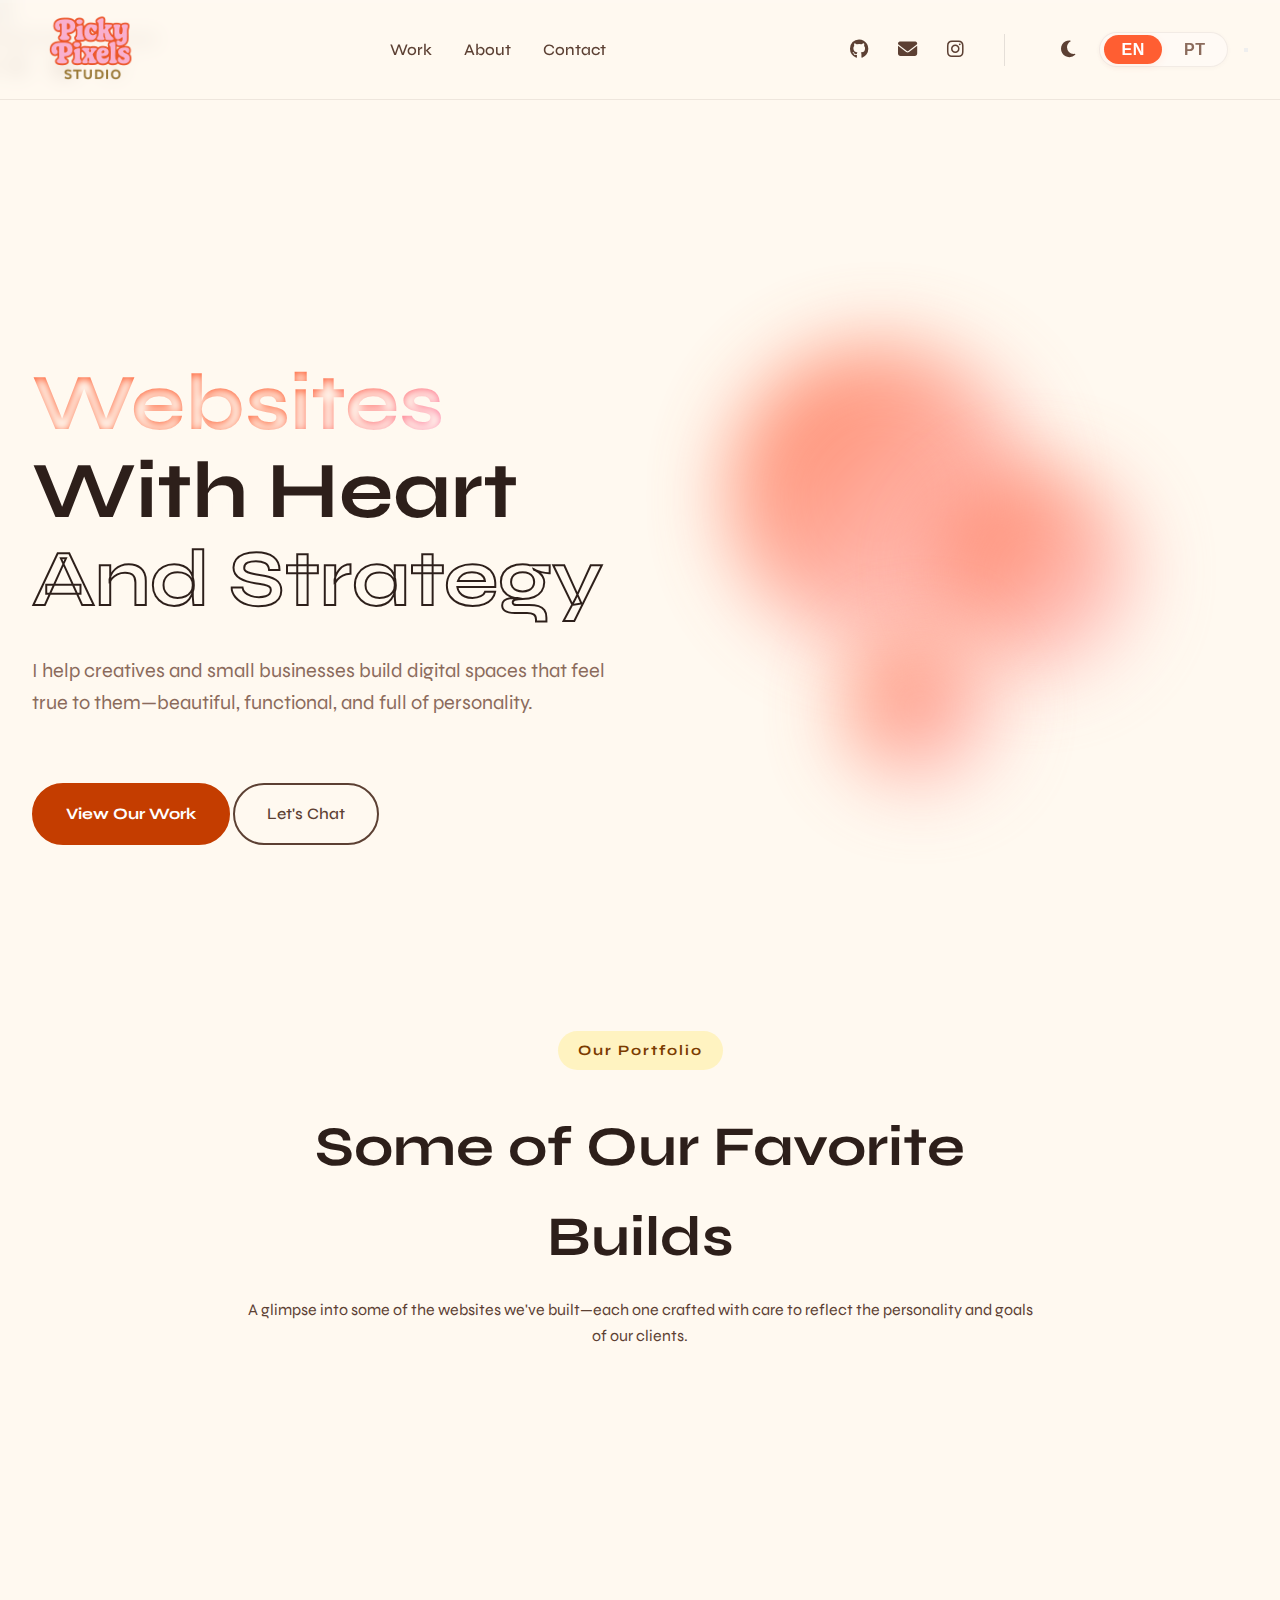
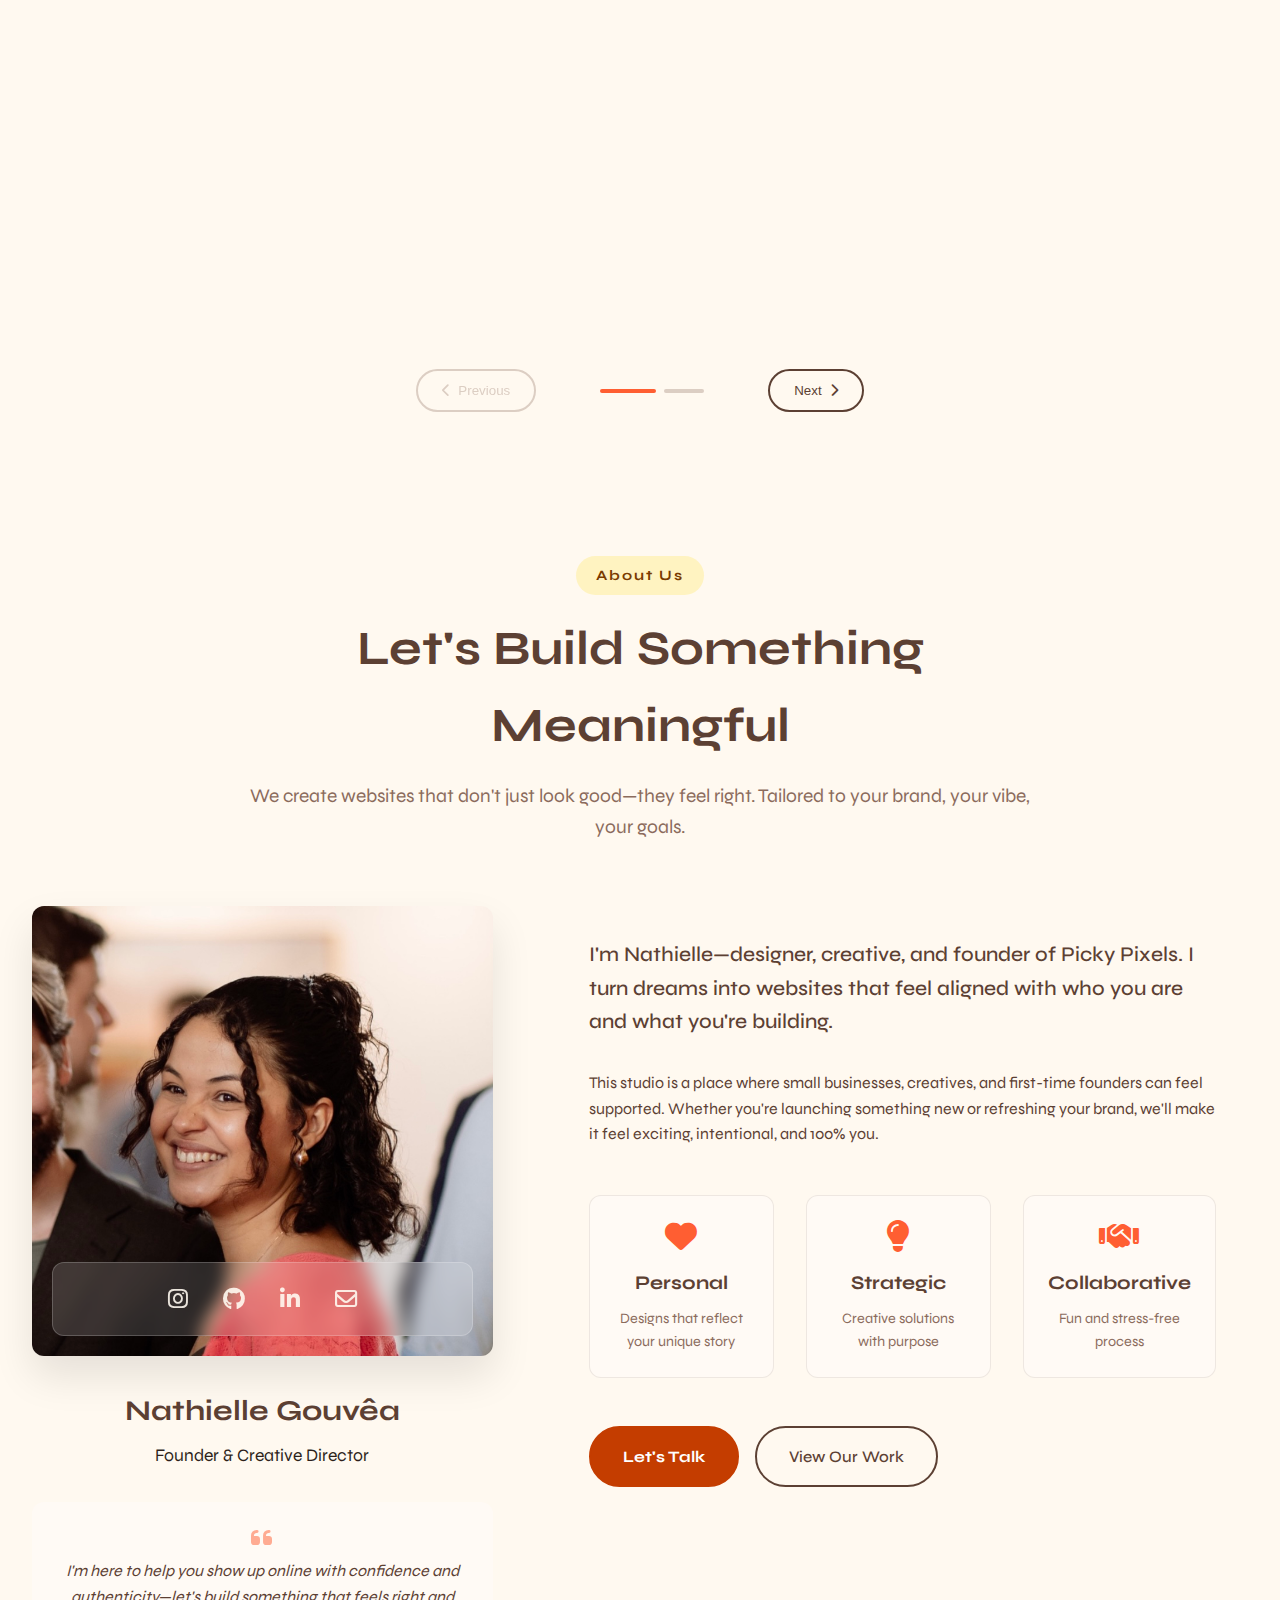
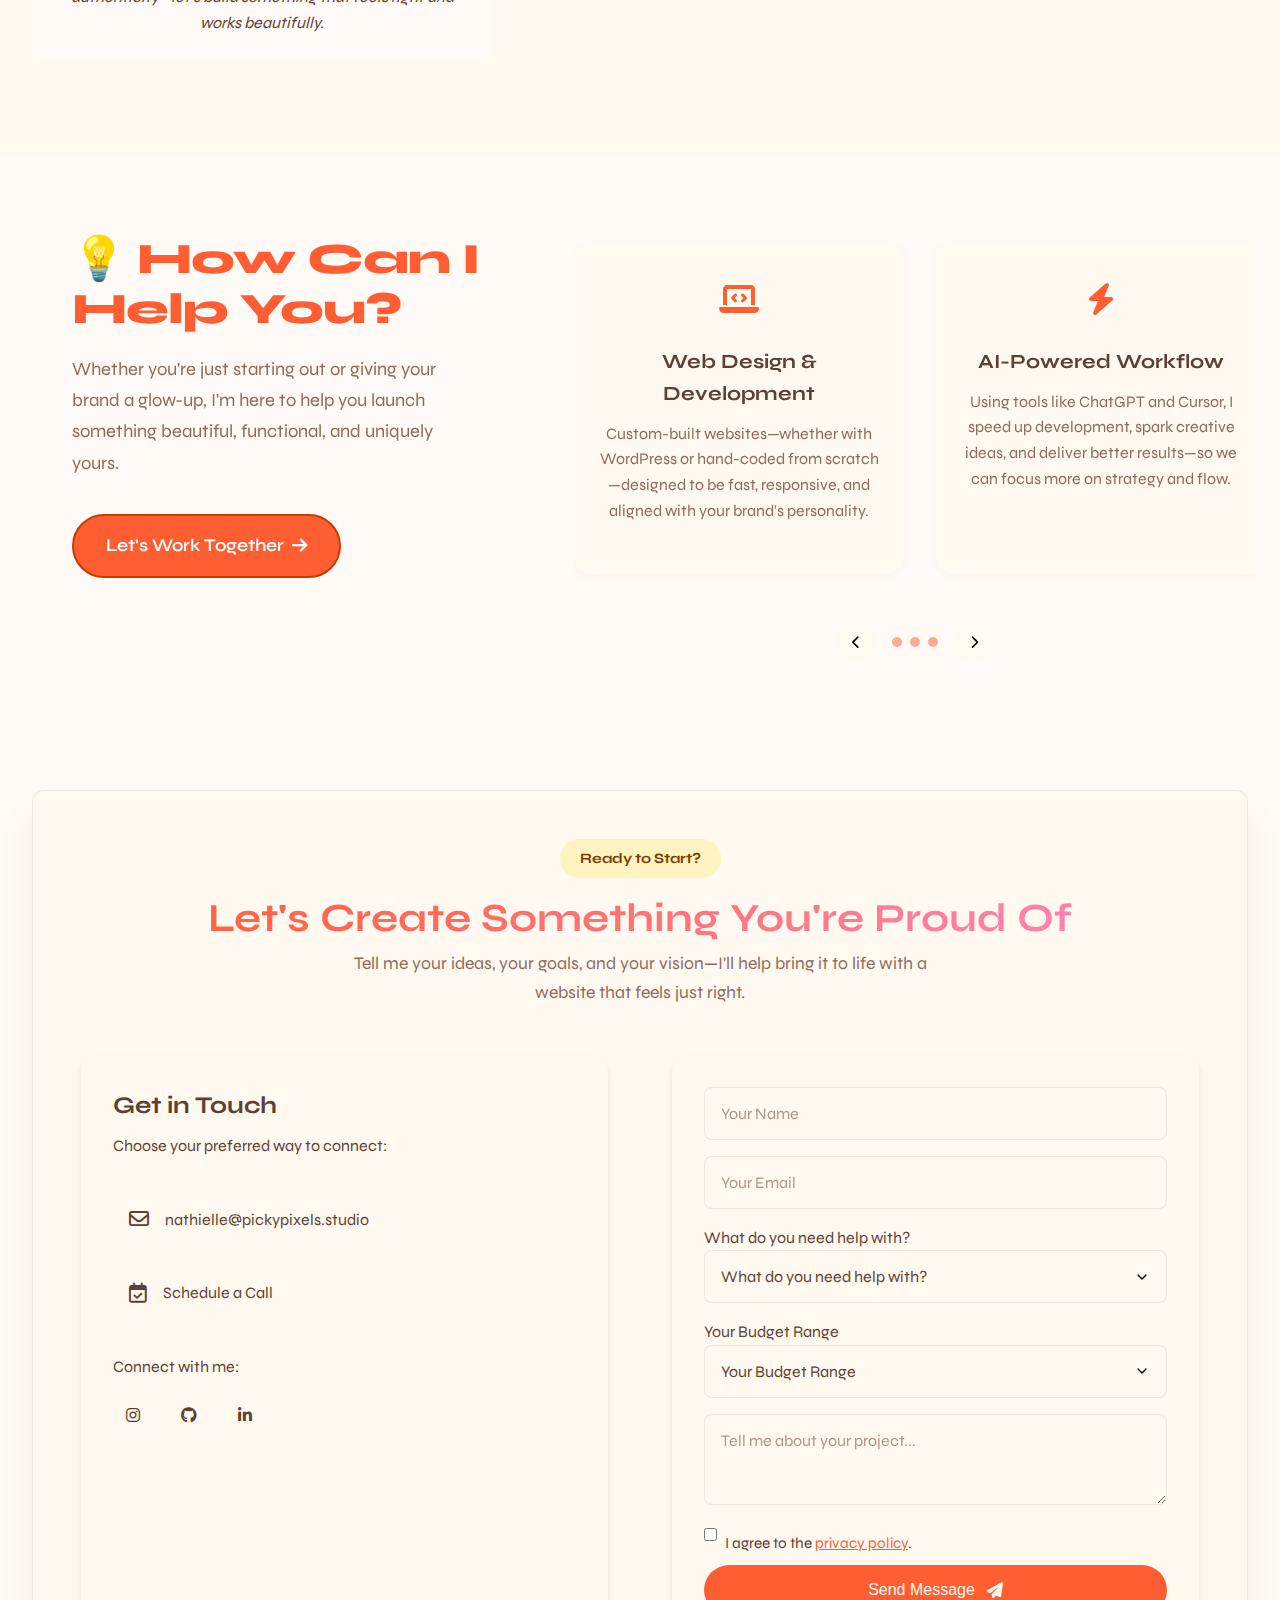
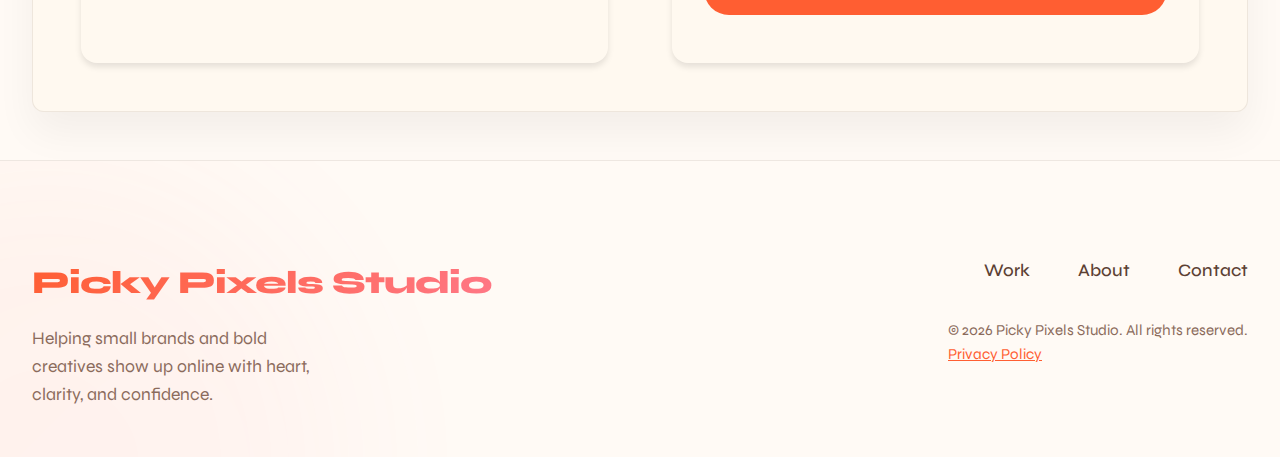
<file: index.html>
<!DOCTYPE html>
<html lang="pt-BR">
  <head>
    <meta charset="UTF-8" />
    <meta name="viewport" content="width=device-width, initial-scale=1.0" />
    <meta
      name="description"
      content="Picky Pixels Studio - Creative Digital Experiences"
    />
    <title>Picky Pixels Studio</title>
    <link rel="stylesheet" href="styles.css" />
    <link rel="icon" href="/favicon.ico" type="image/x-icon" />
    <link rel="icon" href="images/favicon.png" type="image/png" />
    <link rel="preconnect" href="https://fonts.googleapis.com" />
    <link rel="preconnect" href="https://fonts.gstatic.com" crossorigin />
    <link
      href="https://fonts.googleapis.com/css2?family=Syne:wght@400..800&display=swap"
      rel="stylesheet"
    />
    <link
      rel="stylesheet"
      href="https://cdnjs.cloudflare.com/ajax/libs/font-awesome/6.5.1/css/all.min.css"
    />
    <!-- Inline critical CSS here (expand as needed for above-the-fold styles) -->
    <style>
      /* Example: Critical CSS for hero section (expand as needed) */
      body {
        margin: 0;
        font-family: "Syne", sans-serif;
      }
      .hero {
        min-height: 100vh;
        display: flex;
        align-items: center;
      }
      .hero-title {
        font-size: 2.5rem;
      }
      /* Add more above-the-fold styles here */
    </style>
    <!-- Preload Google Fonts -->
    <link
      rel="preload"
      href="https://fonts.googleapis.com/css2?family=Syne:wght@400..800&display=swap"
      as="style"
      onload="this.onload=null;this.rel='stylesheet'"
    />
    <noscript
      ><link
        rel="stylesheet"
        href="https://fonts.googleapis.com/css2?family=Syne:wght@400..800&display=swap"
    /></noscript>
    <!-- Preload main stylesheet and load asynchronously -->
    <link
      rel="preload"
      href="styles.css"
      as="style"
      onload="this.onload=null;this.rel='stylesheet'"
    />
    <noscript><link rel="stylesheet" href="styles.css" /></noscript>
    <!-- Preload Font Awesome and load asynchronously -->
    <link
      rel="preload"
      href="https://cdnjs.cloudflare.com/ajax/libs/font-awesome/6.5.1/css/all.min.css"
      as="style"
      onload="this.onload=null;this.rel='stylesheet'"
    />
    <noscript
      ><link
        rel="stylesheet"
        href="https://cdnjs.cloudflare.com/ajax/libs/font-awesome/6.5.1/css/all.min.css"
    /></noscript>
    <!-- Preload hero image (if local, update path as needed) -->
    <link rel="preload" as="image" href="images/logo2.png" />
  </head>
  <body>
    <div class="cursor"></div>
    <div class="cursor-follower"></div>
    <div class="scroll-progress">
      <div class="scroll-progress-bar"></div>
    </div>

    <nav class="main-nav">
      <div class="nav-brand">
        <a href="#" class="logo"
          ><img
            src="images/logo2.png"
            alt="Picky Pixels Studio Logo"
            width="120"
            height="120"
        /></a>
      </div>
      <div class="nav-links">
        <a href="#work" class="nav-link" data-translate="nav-work">Work</a>
        <a href="#about" class="nav-link" data-translate="nav-about">About</a>
        <a href="#contact" class="nav-link" data-translate="nav-contact"
          >Contact</a
        >
      </div>
      <div class="nav-cta">
        <div class="nav-social">
          <a
            href="https://github.com/pickypixels"
            target="_blank"
            rel="noopener noreferrer"
            class="nav-social-link"
            aria-label="GitHub"
          >
            <i class="fab fa-github"></i>
          </a>
          <a
            href="mailto:nathielle@pickypixels.studio"
            class="nav-social-link"
            aria-label="Email Nathielle"
          >
            <i class="fas fa-envelope"></i>
          </a>
          <a
            href="https://instagram.com/pickypixels"
            target="_blank"
            rel="noopener noreferrer"
            class="nav-social-link"
            aria-label="Instagram"
          >
            <i class="fab fa-instagram"></i>
          </a>
        </div>
        <button class="theme-toggle" aria-label="Toggle dark and light mode">
          <i class="fas fa-moon"></i>
        </button>
        <div class="language-switch">
          <button class="lang-btn active" data-lang="en">EN</button>
          <button class="lang-btn" data-lang="pt">PT</button>
        </div>
        <button class="hamburger" aria-label="Open menu">
          <span></span><span></span><span></span>
        </button>
      </div>
    </nav>
    <div class="mobile-menu">
      <button class="close-mobile-menu" aria-label="Close menu">&times;</button>
      <div class="mobile-menu-content">
        <div class="mobile-nav-links">
          <a href="#work" class="nav-link" data-translate="nav-work">Work</a>
          <a href="#about" class="nav-link" data-translate="nav-about">About</a>
          <a href="#contact" class="nav-link" data-translate="nav-contact"
            >Contact</a
          >
        </div>
        <div class="mobile-nav-social nav-social">
          <a
            href="https://github.com/pickypixels"
            target="_blank"
            rel="noopener noreferrer"
            class="nav-social-link"
            aria-label="GitHub"
            ><i class="fab fa-github"></i
          ></a>
          <a
            href="mailto:nathielle@pickypixels.studio"
            class="nav-social-link"
            aria-label="Email Nathielle"
            ><i class="fas fa-envelope"></i
          ></a>
          <a
            href="https://instagram.com/pickypixels"
            target="_blank"
            rel="noopener noreferrer"
            class="nav-social-link"
            aria-label="Instagram"
            ><i class="fab fa-instagram"></i
          ></a>
        </div>
      </div>
    </div>

    <main>
      <section class="hero">
        <div class="hero-split">
          <div class="hero-left">
            <span class="greeting" data-translate="hero-greeting"
              >👋 Hey there, I'm Nathielle!</span
            >
            <h1 class="hero-title">
              <span class="gradient-text" data-translate="hero-title-1"
                >Websites</span
              ><br />
              <span data-translate="hero-title-2">With Heart</span><br />
              <span class="outline-text" data-translate="hero-title-3"
                >And Strategy</span
              >
            </h1>
            <p class="hero-subtitle" data-translate="hero-subtitle">
              I help creatives and small businesses build digital spaces that
              feel true to them—beautiful, functional, and full of personality.
            </p>
            <div class="hero-cta">
              <a href="#work" class="btn btn-primary" data-translate="cta-work"
                >View Our Work</a
              >
              <a
                href="#contact"
                class="btn btn-outline"
                data-translate="cta-contact"
                >Let's Chat</a
              >
            </div>
          </div>
          <div class="hero-right">
            <div class="hero-visual">
              <div class="shape shape-1"></div>
              <div class="shape shape-2"></div>
              <div class="shape shape-3"></div>
              <div class="interactive-area" data-parallax="5"></div>
            </div>
          </div>
        </div>
      </section>

      <section id="work" class="work" aria-labelledby="work-title">
        <div class="section-header in-view">
          <span class="section-label" data-translate="section-work-label"
            >Our Portfolio</span
          >
          <h2
            class="section-title"
            id="work-title"
            data-translate="section-work-title"
          >
            Some of Our Favorite Builds
          </h2>
          <p class="section-subtitle" data-translate="section-work-subtitle">
            A glimpse into some of the websites we've built—each one crafted
            with care to reflect the personality and goals of our clients.
          </p>
        </div>
        <div class="work-slider-container">
          <div class="work-slider" role="region" aria-label="Project showcase">
            <div
              class="work-slide"
              itemscope
              itemtype="http://schema.org/CreativeWork"
            >
              <div class="work-item" data-category="web">
                <div class="work-image">
                  <img
                    src="Projects/livingleaving.webp"
                    alt="LivingLeaving Website"
                    width="800"
                    height="600"
                  />
                  <div class="work-overlay">
                    <div class="tech-stack" role="list">
                      <span role="listitem">HTML</span>
                      <span role="listitem">CSS</span>
                      <span role="listitem">JavaScript</span>
                      <span role="listitem">Portfolio</span>
                    </div>
                  </div>
                </div>
                <div class="work-content">
                  <span class="work-category">Web Design & Development</span>
                  <h3>LivingLeaving</h3>
                  <p>
                    A sophisticated interior design portfolio showcasing space
                    transformations with immersive gallery and before-after
                    comparisons.
                  </p>
                  <div class="work-links">
                    <a
                      href="https://livingleaving.nl"
                      target="_blank"
                      rel="noopener noreferrer"
                      class="work-link"
                    >
                      <i class="fas fa-external-link-alt"></i> Visit Website
                    </a>
                  </div>
                </div>
              </div>
              <article
                class="work-item"
                data-category="web"
                itemscope
                itemtype="http://schema.org/CreativeWork"
              >
                <div class="work-image">
                  <img
                    src="Projects/fazumcafezim.webp"
                    alt="FazUmCafezim Website"
                    loading="lazy"
                    width="800"
                    height="600"
                  />
                  <div class="work-overlay" aria-label="Technologies used">
                    <div class="tech-stack" role="list">
                      <span role="listitem">HTML</span>
                      <span role="listitem">CSS</span>
                      <span role="listitem">JavaScript</span>
                      <span role="listitem">E-commerce</span>
                    </div>
                  </div>
                </div>
                <div class="work-content">
                  <span class="work-category" itemprop="genre"
                    >Web Design & E-commerce</span
                  >
                  <h3 itemprop="name">FazUmCafezim</h3>
                  <p itemprop="description">
                    An artisanal coffee shop website featuring a warm, inviting
                    design that reflects the brand's commitment to quality.
                  </p>
                  <div class="work-links">
                    <a
                      href="https://fazumcafezim.com"
                      target="_blank"
                      rel="noopener noreferrer"
                      class="work-link"
                      itemprop="url"
                      aria-label="Visit FazUmCafezim website"
                    >
                      <i
                        class="fas fa-external-link-alt"
                        aria-hidden="true"
                      ></i>
                      Visit Website
                    </a>
                  </div>
                </div>
              </article>
            </div>
            <div class="work-slide">
              <article class="work-item" data-category="web">
                <div class="work-image">
                  <img
                    src="Projects/stegel.pt_.webp"
                    alt="Preview of Stegel Nails website showing the homepage with service listings and booking interface"
                    loading="lazy"
                    width="800"
                    height="600"
                  />
                  <div class="work-overlay" aria-label="Technologies used">
                    <div class="tech-stack" role="list">
                      <span role="listitem">HTML</span>
                      <span role="listitem">CSS</span>
                      <span role="listitem">JavaScript</span>
                      <span role="listitem">Responsive</span>
                    </div>
                  </div>
                </div>
                <div class="work-content">
                  <span class="work-category" itemprop="genre"
                    >Web Design & Development</span
                  >
                  <h3 itemprop="name">Siegel Nails</h3>
                  <p itemprop="description">
                    A modern and elegant website for a premium nail salon.
                    Features include service listings, online booking
                    integration, and a dynamic gallery showcase.
                  </p>
                  <div class="work-links">
                    <a
                      href="https://stegel.pt"
                      target="_blank"
                      rel="noopener noreferrer"
                      class="work-link"
                      itemprop="url"
                      aria-label="Visit Stegel Nails website"
                    >
                      <i
                        class="fas fa-external-link-alt"
                        aria-hidden="true"
                      ></i>
                      Visit Website
                    </a>
                  </div>
                </div>
              </article>
              <div class="work-item" data-category="web">
                <div class="work-image">
                  <img
                    src="Projects/isabelvieira.pt_.webp"
                    alt="Isabel Vieira Website"
                    width="800"
                    height="600"
                  />
                  <div class="work-overlay">
                    <div class="tech-stack" role="list">
                      <span role="listitem">HTML</span>
                      <span role="listitem">CSS</span>
                      <span role="listitem">JavaScript</span>
                      <span role="listitem">Booking</span>
                    </div>
                  </div>
                </div>
                <div class="work-content">
                  <span class="work-category">Web Design & Development</span>
                  <h3>Isabel Vieira</h3>
                  <p>
                    A personal brand website for a professional therapist with
                    easy access to services, booking, and valuable resources.
                  </p>
                  <div class="work-links">
                    <a
                      href="https://isabelvieira.pt"
                      target="_blank"
                      rel="noopener noreferrer"
                      class="work-link"
                    >
                      <i class="fas fa-external-link-alt"></i> Visit Website
                    </a>
                  </div>
                </div>
              </div>
            </div>
          </div>
          <div class="slider-navigation">
            <button class="slider-nav prev" aria-label="View previous projects">
              <span class="nav-arrow">
                <i class="fas fa-chevron-left" aria-hidden="true"></i>
              </span>
              <span class="nav-text">Previous</span>
            </button>
            <div
              class="slider-dots"
              role="tablist"
              aria-label="Project slides navigation"
            >
              <button
                class="dot active"
                role="tab"
                aria-label="Go to slide 1"
                aria-selected="true"
              >
                <span class="dot-indicator"></span>
              </button>
              <button
                class="dot"
                role="tab"
                aria-label="Go to slide 2"
                aria-selected="false"
              >
                <span class="dot-indicator"></span>
              </button>
            </div>
            <button class="slider-nav next" aria-label="View next projects">
              <span class="nav-text">Next</span>
              <span class="nav-arrow">
                <i class="fas fa-chevron-right" aria-hidden="true"></i>
              </span>
            </button>
          </div>
        </div>
        <div
          id="work-slider-all"
          role="tabpanel"
          aria-labelledby="work-slider-all"
          hidden
        ></div>
        <div
          id="work-slider-web"
          role="tabpanel"
          aria-labelledby="work-slider-web"
          hidden
        ></div>
        <div
          id="work-slider-branding"
          role="tabpanel"
          aria-labelledby="work-slider-branding"
          hidden
        ></div>
        <div
          id="work-slider-app"
          role="tabpanel"
          aria-labelledby="work-slider-app"
          hidden
        ></div>
      </section>

      <section id="about" class="about">
        <div class="about-content">
          <header class="section-header">
            <span class="section-label">About Us</span>
            <h2>Let's Build Something Meaningful</h2>
            <p class="section-description">
              We create websites that don't just look good—they feel right.
              Tailored to your brand, your vibe, your goals.
            </p>
          </header>

          <div class="owner-content">
            <div class="owner-info">
              <div class="owner-photo-wrapper">
                <img
                  src="images/Nathielle.jpg"
                  alt="Nathielle Gouvêa - Founder of Picky Pixels Studio"
                  class="owner-photo"
                  loading="lazy"
                  width="200"
                  height="200"
                />
                <div class="owner-social">
                  <a
                    href="https://instagram.com/pickypixelsstudio"
                    target="_blank"
                    rel="noopener"
                    class="social-link"
                    aria-label="Instagram"
                  >
                    <i class="fab fa-instagram"></i>
                  </a>
                  <a
                    href="https://github.com/nathiellegouvea"
                    target="_blank"
                    rel="noopener"
                    class="social-link"
                    aria-label="GitHub"
                  >
                    <i class="fab fa-github"></i>
                  </a>
                  <a
                    href="https://linkedin.com/in/nathiellegouvea"
                    target="_blank"
                    rel="noopener"
                    class="social-link"
                    aria-label="LinkedIn"
                  >
                    <i class="fab fa-linkedin-in"></i>
                  </a>
                  <a
                    href="mailto:nathielle@pickypixels.studio"
                    class="social-link"
                    aria-label="Email Nathielle"
                  >
                    <i class="far fa-envelope"></i>
                  </a>
                </div>
              </div>

              <div class="owner-details">
                <h3>Nathielle Gouvêa</h3>
                <span class="owner-role">Founder & Creative Director</span>
                <div class="owner-quote">
                  <i class="fas fa-quote-left"></i>
                  <p>
                    I'm here to help you show up online with confidence and
                    authenticity—let's build something that feels right and
                    works beautifully.
                  </p>
                </div>
              </div>
            </div>

            <div class="owner-message">
              <div class="message-content">
                <p class="highlight-paragraph">
                  I'm Nathielle—designer, creative, and founder of Picky Pixels.
                  I turn dreams into websites that feel aligned with who you are
                  and what you're building.
                </p>
                <p>
                  This studio is a place where small businesses, creatives, and
                  first-time founders can feel supported. Whether you're
                  launching something new or refreshing your brand, we'll make
                  it feel exciting, intentional, and 100% you.
                </p>

                <div class="owner-values">
                  <div class="value-item">
                    <i class="fas fa-heart"></i>
                    <h4>Personal</h4>
                    <p>Designs that reflect your unique story</p>
                  </div>
                  <div class="value-item">
                    <i class="fas fa-lightbulb"></i>
                    <h4>Strategic</h4>
                    <p>Creative solutions with purpose</p>
                  </div>
                  <div class="value-item">
                    <i class="fas fa-handshake"></i>
                    <h4>Collaborative</h4>
                    <p>Fun and stress-free process</p>
                  </div>
                </div>

                <div class="cta-container">
                  <a href="#contact" class="btn btn-primary">Let's Talk</a>
                  <a href="#work" class="btn btn-outline">View Our Work</a>
                </div>
              </div>
            </div>
          </div>
        </div>
      </section>

      <section
        class="services-help"
        style="padding: 5rem 0; background: var(--surface)"
      >
        <div
          class="services-help-content"
          style="max-width: 1200px; margin: 0 auto; padding: 0 2rem"
        >
          <div
            class="services-grid"
            style="
              display: grid;
              grid-template-columns: 40% 60%;
              gap: 3rem;
              align-items: start;
            "
          >
            <!-- Left Column - Title and Description -->
            <div
              class="services-header"
              style="position: sticky; top: 2rem; align-self: flex-start"
            >
              <h2
                style="
                  font-size: 2.7rem;
                  color: var(--primary);
                  margin-bottom: 1.2rem;
                  line-height: 1.15;
                  font-weight: 800;
                  letter-spacing: -1px;
                "
              >
                💡 How Can I Help You?
              </h2>
              <p
                style="
                  font-size: 1.15rem;
                  color: var(--text-light);
                  line-height: 1.7;
                  margin-bottom: 2.2rem;
                  max-width: 90%;
                "
              >
                Whether you're just starting out or giving your brand a glow-up,
                I'm here to help you launch something beautiful, functional, and
                uniquely yours.
              </p>
              <a
                href="#contact"
                class="btn btn-primary"
                style="
                  display: inline-flex;
                  align-items: center;
                  gap: 0.5rem;
                  padding: 1rem 2rem;
                  border-radius: 50px;
                  background: var(--primary);
                  color: white;
                  text-decoration: none;
                  font-weight: 600;
                  transition: all 0.3s ease;
                  font-size: 1.1rem;
                "
              >
                Let's Work Together
                <i class="fas fa-arrow-right"></i>
              </a>
            </div>

            <!-- Right Column - Carousel -->
            <div class="services-carousel-container" style="position: relative">
              <div
                class="services-carousel"
                style="
                  display: flex;
                  gap: 2rem;
                  overflow-x: auto;
                  scroll-snap-type: x mandatory;
                  scroll-behavior: smooth;
                  -webkit-overflow-scrolling: touch;
                  padding: 0.5rem 0 1rem 0;
                  scrollbar-width: none;
                  -ms-overflow-style: none;
                "
              >
                <div
                  class="service-card"
                  style="
                    flex: 0 0 330px;
                    scroll-snap-align: start;
                    background: var(--background);
                    border-radius: 18px;
                    padding: 2rem 1.5rem;
                    transition: transform 0.3s ease, box-shadow 0.3s ease;
                    position: relative;
                    overflow: hidden;
                    border: 1px solid var(--border);
                    box-shadow: 0 2px 12px rgba(0, 0, 0, 0.04);
                  "
                >
                  <div
                    class="service-icon"
                    style="
                      font-size: 2rem;
                      color: var(--primary);
                      margin-bottom: 1.2rem;
                    "
                  >
                    <i class="fas fa-laptop-code"></i>
                  </div>
                  <h3
                    class="service-title"
                    style="
                      font-size: 1.25rem;
                      margin-bottom: 0.7rem;
                      color: var(--text);
                      font-weight: 700;
                    "
                  >
                    Web Design & Development
                  </h3>
                  <p
                    class="service-desc"
                    style="
                      color: var(--text-light);
                      line-height: 1.6;
                      font-size: 1rem;
                    "
                  >
                    Custom-built websites—whether with WordPress or hand-coded
                    from scratch—designed to be fast, responsive, and aligned
                    with your brand's personality.
                  </p>
                  <div
                    class="service-hover"
                    style="
                      position: absolute;
                      top: 0;
                      left: 0;
                      width: 100%;
                      height: 100%;
                      background: linear-gradient(
                        45deg,
                        var(--primary),
                        var(--accent)
                      );
                      opacity: 0;
                      transition: opacity 0.3s ease;
                      display: flex;
                      align-items: center;
                      justify-content: center;
                      color: white;
                      transform: translateY(100%);
                    "
                  >
                    <span style="font-weight: 600">Learn More</span>
                  </div>
                </div>
                <div
                  class="service-card"
                  style="
                    flex: 0 0 330px;
                    scroll-snap-align: start;
                    background: var(--background);
                    border-radius: 18px;
                    padding: 2rem 1.5rem;
                    transition: transform 0.3s ease, box-shadow 0.3s ease;
                    position: relative;
                    overflow: hidden;
                    border: 1px solid var(--border);
                    box-shadow: 0 2px 12px rgba(0, 0, 0, 0.04);
                  "
                >
                  <div
                    class="service-icon"
                    style="
                      font-size: 2rem;
                      color: var(--primary);
                      margin-bottom: 1.2rem;
                    "
                  >
                    <i class="fas fa-bolt"></i>
                  </div>
                  <h3
                    class="service-title"
                    style="
                      font-size: 1.25rem;
                      margin-bottom: 0.7rem;
                      color: var(--text);
                      font-weight: 700;
                    "
                  >
                    AI-Powered Workflow
                  </h3>
                  <p
                    class="service-desc"
                    style="
                      color: var(--text-light);
                      line-height: 1.6;
                      font-size: 1rem;
                    "
                  >
                    Using tools like ChatGPT and Cursor, I speed up development,
                    spark creative ideas, and deliver better results—so we can
                    focus more on strategy and flow.
                  </p>
                  <div
                    class="service-hover"
                    style="
                      position: absolute;
                      top: 0;
                      left: 0;
                      width: 100%;
                      height: 100%;
                      background: linear-gradient(
                        45deg,
                        var(--primary),
                        var(--accent)
                      );
                      opacity: 0;
                      transition: opacity 0.3s ease;
                      display: flex;
                      align-items: center;
                      justify-content: center;
                      color: white;
                      transform: translateY(100%);
                    "
                  >
                    <span style="font-weight: 600">Learn More</span>
                  </div>
                </div>
                <div
                  class="service-card"
                  style="
                    flex: 0 0 330px;
                    scroll-snap-align: start;
                    background: var(--background);
                    border-radius: 18px;
                    padding: 2rem 1.5rem;
                    transition: transform 0.3s ease, box-shadow 0.3s ease;
                    position: relative;
                    overflow: hidden;
                    border: 1px solid var(--border);
                    box-shadow: 0 2px 12px rgba(0, 0, 0, 0.04);
                  "
                >
                  <div
                    class="service-icon"
                    style="
                      font-size: 2rem;
                      color: var(--primary);
                      margin-bottom: 1.2rem;
                    "
                  >
                    <i class="fas fa-bullseye"></i>
                  </div>
                  <h3
                    class="service-title"
                    style="
                      font-size: 1.25rem;
                      margin-bottom: 0.7rem;
                      color: var(--text);
                      font-weight: 700;
                    "
                  >
                    Landing Pages
                  </h3>
                  <p
                    class="service-desc"
                    style="
                      color: var(--text-light);
                      line-height: 1.6;
                      font-size: 1rem;
                    "
                  >
                    Convert visitors into clients with sleek, high-impact
                    landing pages tailored for your campaigns, launches, or
                    offerings.
                  </p>
                  <div
                    class="service-hover"
                    style="
                      position: absolute;
                      top: 0;
                      left: 0;
                      width: 100%;
                      height: 100%;
                      background: linear-gradient(
                        45deg,
                        var(--primary),
                        var(--accent)
                      );
                      opacity: 0;
                      transition: opacity 0.3s ease;
                      display: flex;
                      align-items: center;
                      justify-content: center;
                      color: white;
                      transform: translateY(100%);
                    "
                  >
                    <span style="font-weight: 600">Learn More</span>
                  </div>
                </div>
                <div
                  class="service-card"
                  style="
                    flex: 0 0 330px;
                    scroll-snap-align: start;
                    background: var(--background);
                    border-radius: 18px;
                    padding: 2rem 1.5rem;
                    transition: transform 0.3s ease, box-shadow 0.3s ease;
                    position: relative;
                    overflow: hidden;
                    border: 1px solid var(--border);
                    box-shadow: 0 2px 12px rgba(0, 0, 0, 0.04);
                  "
                >
                  <div
                    class="service-icon"
                    style="
                      font-size: 2rem;
                      color: var(--primary);
                      margin-bottom: 1.2rem;
                    "
                  >
                    <i class="fas fa-search"></i>
                  </div>
                  <h3
                    class="service-title"
                    style="
                      font-size: 1.25rem;
                      margin-bottom: 0.7rem;
                      color: var(--text);
                      font-weight: 700;
                    "
                  >
                    Smart SEO Basics
                  </h3>
                  <p
                    class="service-desc"
                    style="
                      color: var(--text-light);
                      line-height: 1.6;
                      font-size: 1rem;
                    "
                  >
                    I use AI-enhanced strategies to help your site show up
                    better in search results—clean structure, smart keywords,
                    and content guidance that makes sense.
                  </p>
                  <div
                    class="service-hover"
                    style="
                      position: absolute;
                      top: 0;
                      left: 0;
                      width: 100%;
                      height: 100%;
                      background: linear-gradient(
                        45deg,
                        var(--primary),
                        var(--accent)
                      );
                      opacity: 0;
                      transition: opacity 0.3s ease;
                      display: flex;
                      align-items: center;
                      justify-content: center;
                      color: white;
                      transform: translateY(100%);
                    "
                  >
                    <span style="font-weight: 600">Learn More</span>
                  </div>
                </div>
                <div
                  class="service-card"
                  style="
                    flex: 0 0 330px;
                    scroll-snap-align: start;
                    background: var(--background);
                    border-radius: 18px;
                    padding: 2rem 1.5rem;
                    transition: transform 0.3s ease, box-shadow 0.3s ease;
                    position: relative;
                    overflow: hidden;
                    border: 1px solid var(--border);
                    box-shadow: 0 2px 12px rgba(0, 0, 0, 0.04);
                  "
                >
                  <div
                    class="service-icon"
                    style="
                      font-size: 2rem;
                      color: var(--primary);
                      margin-bottom: 1.2rem;
                    "
                  >
                    <i class="fas fa-eye"></i>
                  </div>
                  <h3
                    class="service-title"
                    style="
                      font-size: 1.25rem;
                      margin-bottom: 0.7rem;
                      color: var(--text);
                      font-weight: 700;
                    "
                  >
                    UI/UX Design
                  </h3>
                  <p
                    class="service-desc"
                    style="
                      color: var(--text-light);
                      line-height: 1.6;
                      font-size: 1rem;
                    "
                  >
                    Clean, intuitive design focused on clarity and ease—making
                    sure your visitors feel at home and know exactly what to do.
                  </p>
                  <div
                    class="service-hover"
                    style="
                      position: absolute;
                      top: 0;
                      left: 0;
                      width: 100%;
                      height: 100%;
                      background: linear-gradient(
                        45deg,
                        var(--primary),
                        var(--accent)
                      );
                      opacity: 0;
                      transition: opacity 0.3s ease;
                      display: flex;
                      align-items: center;
                      justify-content: center;
                      color: white;
                      transform: translateY(100%);
                    "
                  >
                    <span style="font-weight: 600">Learn More</span>
                  </div>
                </div>
                <div
                  class="service-card"
                  style="
                    flex: 0 0 330px;
                    scroll-snap-align: start;
                    background: var(--background);
                    border-radius: 18px;
                    padding: 2rem 1.5rem;
                    transition: transform 0.3s ease, box-shadow 0.3s ease;
                    position: relative;
                    overflow: hidden;
                    border: 1px solid var(--border);
                    box-shadow: 0 2px 12px rgba(0, 0, 0, 0.04);
                  "
                >
                  <div
                    class="service-icon"
                    style="
                      font-size: 2rem;
                      color: var(--primary);
                      margin-bottom: 1.2rem;
                    "
                  >
                    <i class="fas fa-comments"></i>
                  </div>
                  <h3
                    class="service-title"
                    style="
                      font-size: 1.25rem;
                      margin-bottom: 0.7rem;
                      color: var(--text);
                      font-weight: 700;
                    "
                  >
                    Consulting & Support
                  </h3>
                  <p
                    class="service-desc"
                    style="
                      color: var(--text-light);
                      line-height: 1.6;
                      font-size: 1rem;
                    "
                  >
                    From initial guidance to ongoing maintenance, I'll help you
                    navigate the digital landscape. Whether you're just starting
                    or need ongoing support, I'll keep your site fresh,
                    functional, and running smoothly.
                  </p>
                  <div
                    class="service-hover"
                    style="
                      position: absolute;
                      top: 0;
                      left: 0;
                      width: 100%;
                      height: 100%;
                      background: linear-gradient(
                        45deg,
                        var(--primary),
                        var(--accent)
                      );
                      opacity: 0;
                      transition: opacity 0.3s ease;
                      display: flex;
                      align-items: center;
                      justify-content: center;
                      color: white;
                      transform: translateY(100%);
                    "
                  >
                    <span style="font-weight: 600">Learn More</span>
                  </div>
                </div>
              </div>
              <div
                class="carousel-controls"
                style="
                  display: flex;
                  justify-content: center;
                  align-items: center;
                  gap: 1rem;
                  margin-top: 2rem;
                "
              >
                <button
                  class="carousel-nav prev"
                  style="
                    background: var(--background);
                    border: 1px solid var(--border);
                    border-radius: 50%;
                    width: 40px;
                    height: 40px;
                    display: flex;
                    align-items: center;
                    justify-content: center;
                    cursor: pointer;
                    transition: all 0.3s ease;
                  "
                >
                  <i class="fas fa-chevron-left"></i>
                </button>
                <div class="carousel-dots" style="display: flex; gap: 0.5rem">
                  <button
                    class="carousel-dot active"
                    style="
                      width: 10px;
                      height: 10px;
                      border-radius: 50%;
                      background: var(--primary);
                      border: none;
                      cursor: pointer;
                      opacity: 0.5;
                      transition: opacity 0.3s ease;
                    "
                  ></button>
                  <button
                    class="carousel-dot"
                    style="
                      width: 10px;
                      height: 10px;
                      border-radius: 50%;
                      background: var(--primary);
                      border: none;
                      cursor: pointer;
                      opacity: 0.5;
                      transition: opacity 0.3s ease;
                    "
                  ></button>
                  <button
                    class="carousel-dot"
                    style="
                      width: 10px;
                      height: 10px;
                      border-radius: 50%;
                      background: var(--primary);
                      border: none;
                      cursor: pointer;
                      opacity: 0.5;
                      transition: opacity 0.3s ease;
                    "
                  ></button>
                </div>
                <button
                  class="carousel-nav next"
                  style="
                    background: var(--background);
                    border: 1px solid var(--border);
                    border-radius: 50%;
                    width: 40px;
                    height: 40px;
                    display: flex;
                    align-items: center;
                    justify-content: center;
                    cursor: pointer;
                    transition: all 0.3s ease;
                  "
                >
                  <i class="fas fa-chevron-right"></i>
                </button>
              </div>
            </div>
          </div>

          <style>
            .services-carousel::-webkit-scrollbar {
              display: none;
            }
            .service-card {
              cursor: pointer;
            }
            .service-card:hover {
              transform: translateY(-5px);
              box-shadow: 0 10px 30px rgba(0, 0, 0, 0.1);
            }
            .service-card:hover .service-hover {
              opacity: 1;
              transform: translateY(0);
            }
            .service-card:hover .service-icon,
            .service-card:hover .service-title,
            .service-card:hover .service-desc {
              color: white;
            }
            .carousel-nav:hover {
              background: var(--primary);
              color: white;
            }
            .carousel-dot.active {
              opacity: 1;
            }
            .btn-primary:hover {
              transform: translateY(-2px);
              box-shadow: 0 5px 15px rgba(0, 0, 0, 0.1);
            }
            @media (max-width: 1024px) {
              .services-grid {
                grid-template-columns: 1fr;
                gap: 2rem;
              }
              .services-header {
                position: relative;
                top: 0;
                text-align: center;
              }
              .services-header .btn {
                margin: 0 auto;
              }
            }
          </style>

          <script>
            document.addEventListener("DOMContentLoaded", function () {
              const carousel = document.querySelector(".services-carousel");
              const prevBtn = document.querySelector(".carousel-nav.prev");
              const nextBtn = document.querySelector(".carousel-nav.next");
              const dots = document.querySelectorAll(".carousel-dot");
              const cardWidth = 330 + 32; // card width + gap

              let currentIndex = 0;
              const maxIndex = Math.floor(
                (carousel.scrollWidth - carousel.clientWidth) / cardWidth
              );

              function updateDots() {
                dots.forEach((dot, index) => {
                  dot.classList.toggle("active", index === currentIndex);
                });
              }

              function scrollToIndex(index) {
                currentIndex = Math.max(0, Math.min(index, maxIndex));
                carousel.scrollTo({
                  left: currentIndex * cardWidth,
                  behavior: "smooth",
                });
                updateDots();
              }

              prevBtn.addEventListener("click", () =>
                scrollToIndex(currentIndex - 1)
              );
              nextBtn.addEventListener("click", () =>
                scrollToIndex(currentIndex + 1)
              );

              dots.forEach((dot, index) => {
                dot.addEventListener("click", () => scrollToIndex(index));
              });

              // Update dots on scroll
              carousel.addEventListener("scroll", () => {
                currentIndex = Math.round(carousel.scrollLeft / cardWidth);
                updateDots();
              });
            });
          </script>
        </div>
      </section>

      <section
        id="contact"
        class="contact"
        itemscope
        itemtype="http://schema.org/ContactPage"
      >
        <div class="contact-container">
          <div class="contact-header">
            <span class="contact-label">Ready to Start?</span>
            <h2 class="contact-title" itemprop="name">
              Let's Create Something You're Proud Of
            </h2>
            <p class="contact-subtitle">
              Tell me your ideas, your goals, and your vision—I'll help bring it
              to life with a website that feels just right.
            </p>
          </div>

          <div class="contact-grid">
            <div class="quick-contact">
              <div class="contact-info">
                <h3>Get in Touch</h3>
                <p>Choose your preferred way to connect:</p>
              </div>

              <div class="contact-actions">
                <a
                  href="mailto:nathielle@pickypixels.studio"
                  class="action-btn email-btn"
                >
                  <i class="far fa-envelope"></i>
                  <span>nathielle@pickypixels.studio</span>
                </a>
                <a
                  href="https://calendly.com/pickypixels"
                  target="_blank"
                  rel="noopener"
                  class="action-btn calendar-btn"
                >
                  <i class="far fa-calendar-check"></i>
                  <span>Schedule a Call</span>
                </a>
              </div>

              <div class="social-connect">
                <p>Connect with me:</p>
                <div class="social-links">
                  <a
                    href="https://instagram.com/pickypixelsstudio"
                    target="_blank"
                    rel="noopener"
                    aria-label="Follow on Instagram"
                  >
                    <i class="fab fa-instagram"></i>
                  </a>
                  <a
                    href="https://github.com/nathiellegouvea"
                    target="_blank"
                    rel="noopener"
                    aria-label="Follow on GitHub"
                  >
                    <i class="fab fa-github"></i>
                  </a>
                  <a
                    href="https://linkedin.com/in/nathiellegouvea"
                    target="_blank"
                    rel="noopener"
                    aria-label="Connect on LinkedIn"
                  >
                    <i class="fab fa-linkedin-in"></i>
                  </a>
                </div>
              </div>
            </div>

            <form
              class="contact-form"
              id="contact-form"
              role="form"
              action="https://formspree.io/f/mpwaajew"
              method="POST"
            >
              <div class="form-row">
                <div class="form-group">
                  <input
                    type="text"
                    id="name"
                    name="name"
                    required
                    autocomplete="name"
                    placeholder="Your Name"
                  />
                </div>
                <div class="form-group">
                  <input
                    type="email"
                    id="email"
                    name="email"
                    required
                    autocomplete="email"
                    placeholder="Your Email"
                  />
                </div>
              </div>

              <div class="form-row">
                <div class="form-group">
                  <label for="service">What do you need help with?</label>
                  <select id="service" name="service" required>
                    <option value="" disabled selected>
                      What do you need help with?
                    </option>
                    <option value="webdesign">Website Design</option>
                    <option value="development">Development</option>
                    <option value="branding">Brand Identity</option>
                    <option value="strategy">Digital Strategy</option>
                  </select>
                </div>
                <div class="form-group">
                  <label for="budget">Your Budget Range</label>
                  <select id="budget" name="budget" required>
                    <option value="" disabled selected>
                      Your Budget Range
                    </option>
                    <option value="small">Starting (&lt; €5k)</option>
                    <option value="medium">Growing (€5k-€10k)</option>
                    <option value="large">Full Scale (&gt; €10k)</option>
                  </select>
                </div>
              </div>

              <div class="form-group">
                <textarea
                  id="message"
                  name="message"
                  required
                  placeholder="Tell me about your project..."
                  rows="3"
                ></textarea>
              </div>

              <div
                class="form-group"
                style="display: flex; align-items: center; gap: 0.5rem"
              >
                <input
                  type="checkbox"
                  id="privacy"
                  name="privacy"
                  required
                  style="width: auto"
                />
                <label for="privacy" style="font-size: 0.95rem">
                  I agree to the
                  <a
                    href="/privacy-policy.html"
                    target="_blank"
                    style="color: var(--primary); text-decoration: underline"
                    >privacy policy</a
                  >.
                </label>
              </div>

              <button type="submit" class="submit-btn">
                <span>Send Message</span>
                <i class="fas fa-paper-plane"></i>
              </button>
              <div
                id="form-message"
                style="margin-top: 1rem; font-size: 1rem"
              ></div>
            </form>
            <script>
              document.addEventListener("DOMContentLoaded", function () {
                const form = document.getElementById("contact-form");
                const messageDiv = document.getElementById("form-message");
                if (form) {
                  form.addEventListener("submit", async function (e) {
                    e.preventDefault();
                    messageDiv.textContent = "";
                    const formData = new FormData(form);
                    try {
                      const response = await fetch(form.action, {
                        method: "POST",
                        body: formData,
                        headers: { Accept: "application/json" },
                      });
                      if (response.ok) {
                        form.reset();
                        messageDiv.style.color = "green";
                        messageDiv.textContent =
                          "Thank you! Your message has been sent.";
                      } else {
                        messageDiv.style.color = "red";
                        messageDiv.textContent =
                          "Oops! There was a problem sending your message. Please try again.";
                      }
                    } catch (error) {
                      messageDiv.style.color = "red";
                      messageDiv.textContent =
                        "Oops! There was a problem sending your message. Please try again.";
                    }
                  });
                }
              });
            </script>
          </div>
        </div>

        <script type="application/ld+json">
          {
            "@context": "http://schema.org",
            "@type": "LocalBusiness",
            "name": "Picky Pixels Studio",
            "description": "Creative digital agency specializing in web design and development",
            "url": "https://pickypixelsstudio.com",
            "email": "nathielle@pickypixels.studio",
            "address": {
              "@type": "PostalAddress",
              "addressCountry": "Portugal"
            },
            "areaServed": "Worldwide",
            "sameAs": [
              "https://instagram.com/pickypixelsstudio",
              "https://github.com/nathiellegouvea",
              "https://linkedin.com/in/nathiellegouvea"
            ]
          }
        </script>
      </section>
    </main>

    <footer class="footer">
      <div class="footer-content">
        <div class="footer-brand">
          <div class="logo">Picky Pixels Studio</div>
          <p>
            Helping small brands and bold creatives show up online with heart,
            clarity, and confidence.
          </p>
        </div>
        <div class="footer-links">
          <nav class="footer-nav">
            <a href="#work">Work</a>
            <a href="#about">About</a>
            <a href="#contact">Contact</a>
          </nav>
          <p class="copyright">
            &copy; 2024 Picky Pixels Studio. All rights reserved.<br />
            <a
              href="privacy-policy.html"
              style="
                color: var(--primary);
                text-decoration: underline;
                font-size: 0.95rem;
              "
              >Privacy Policy</a
            >
          </p>
        </div>
      </div>
    </footer>

    <script src="script.js"></script>
  </body>
</html>
</file>
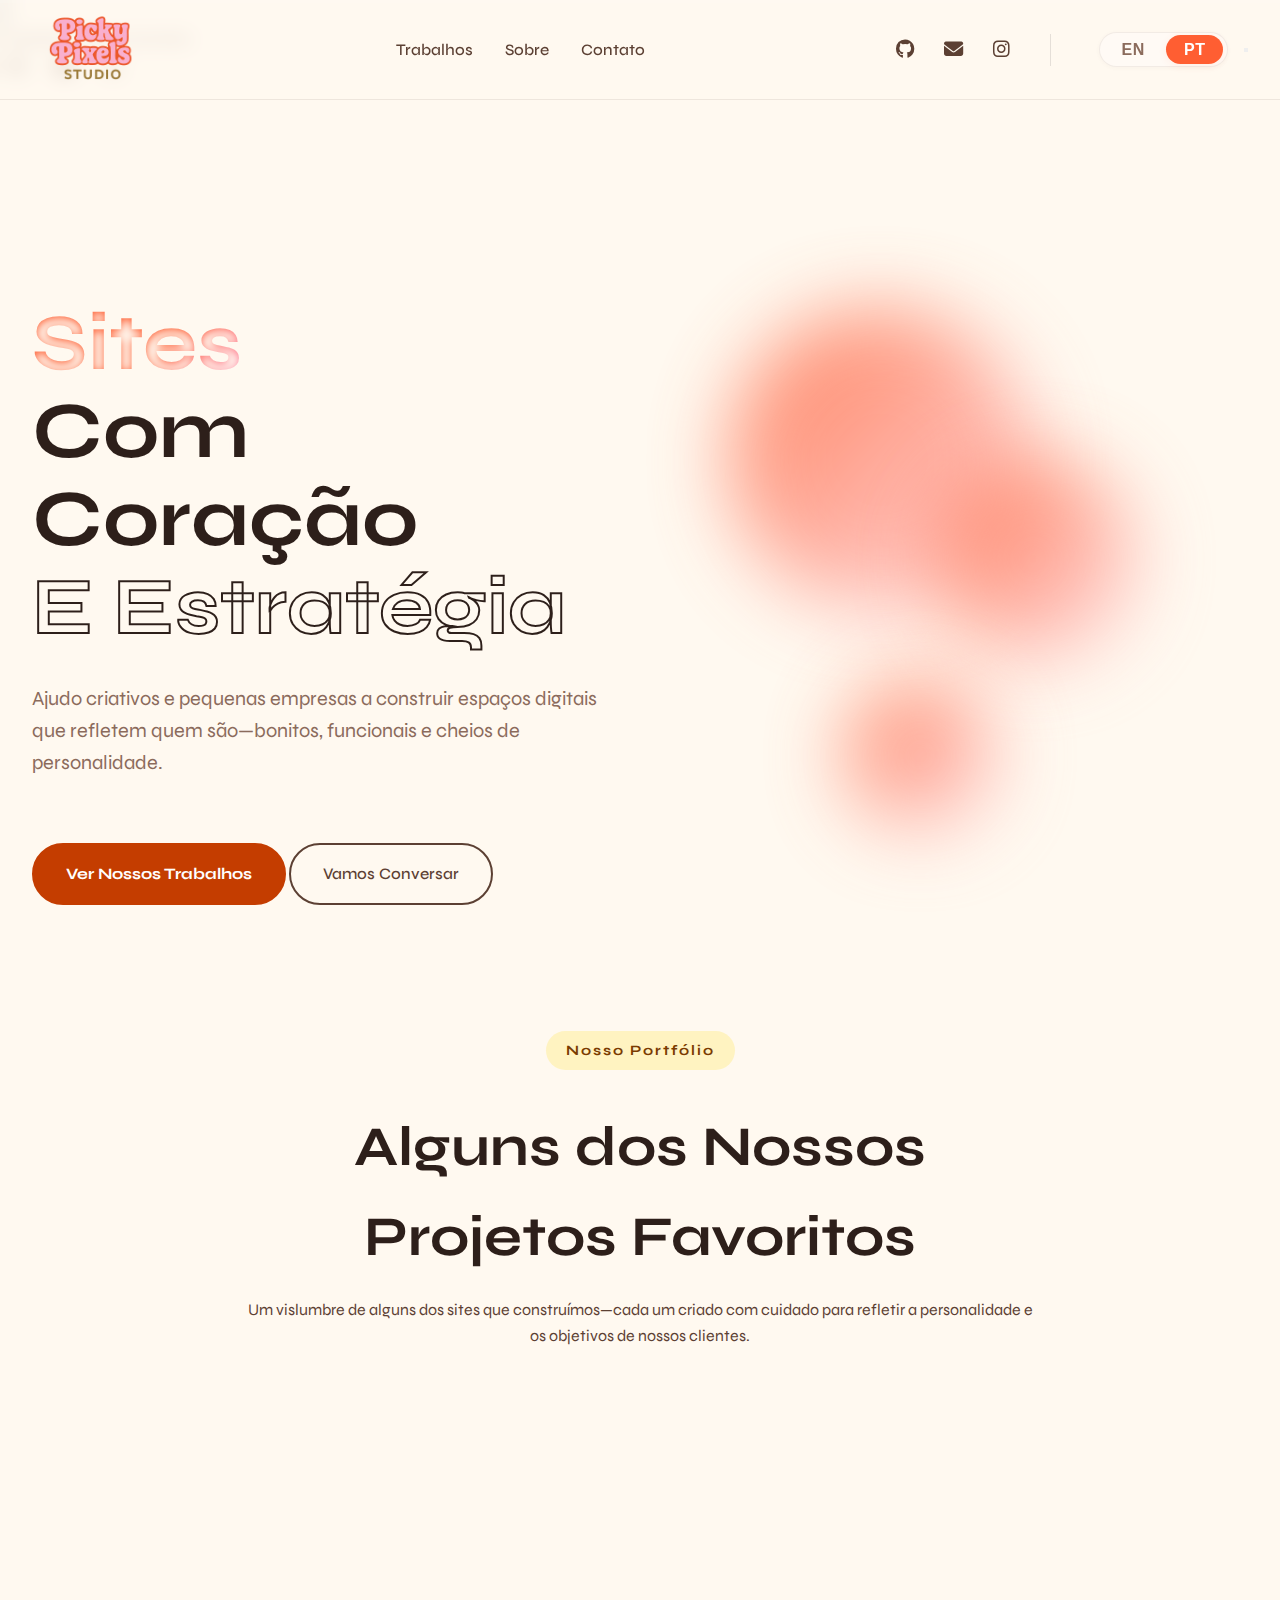
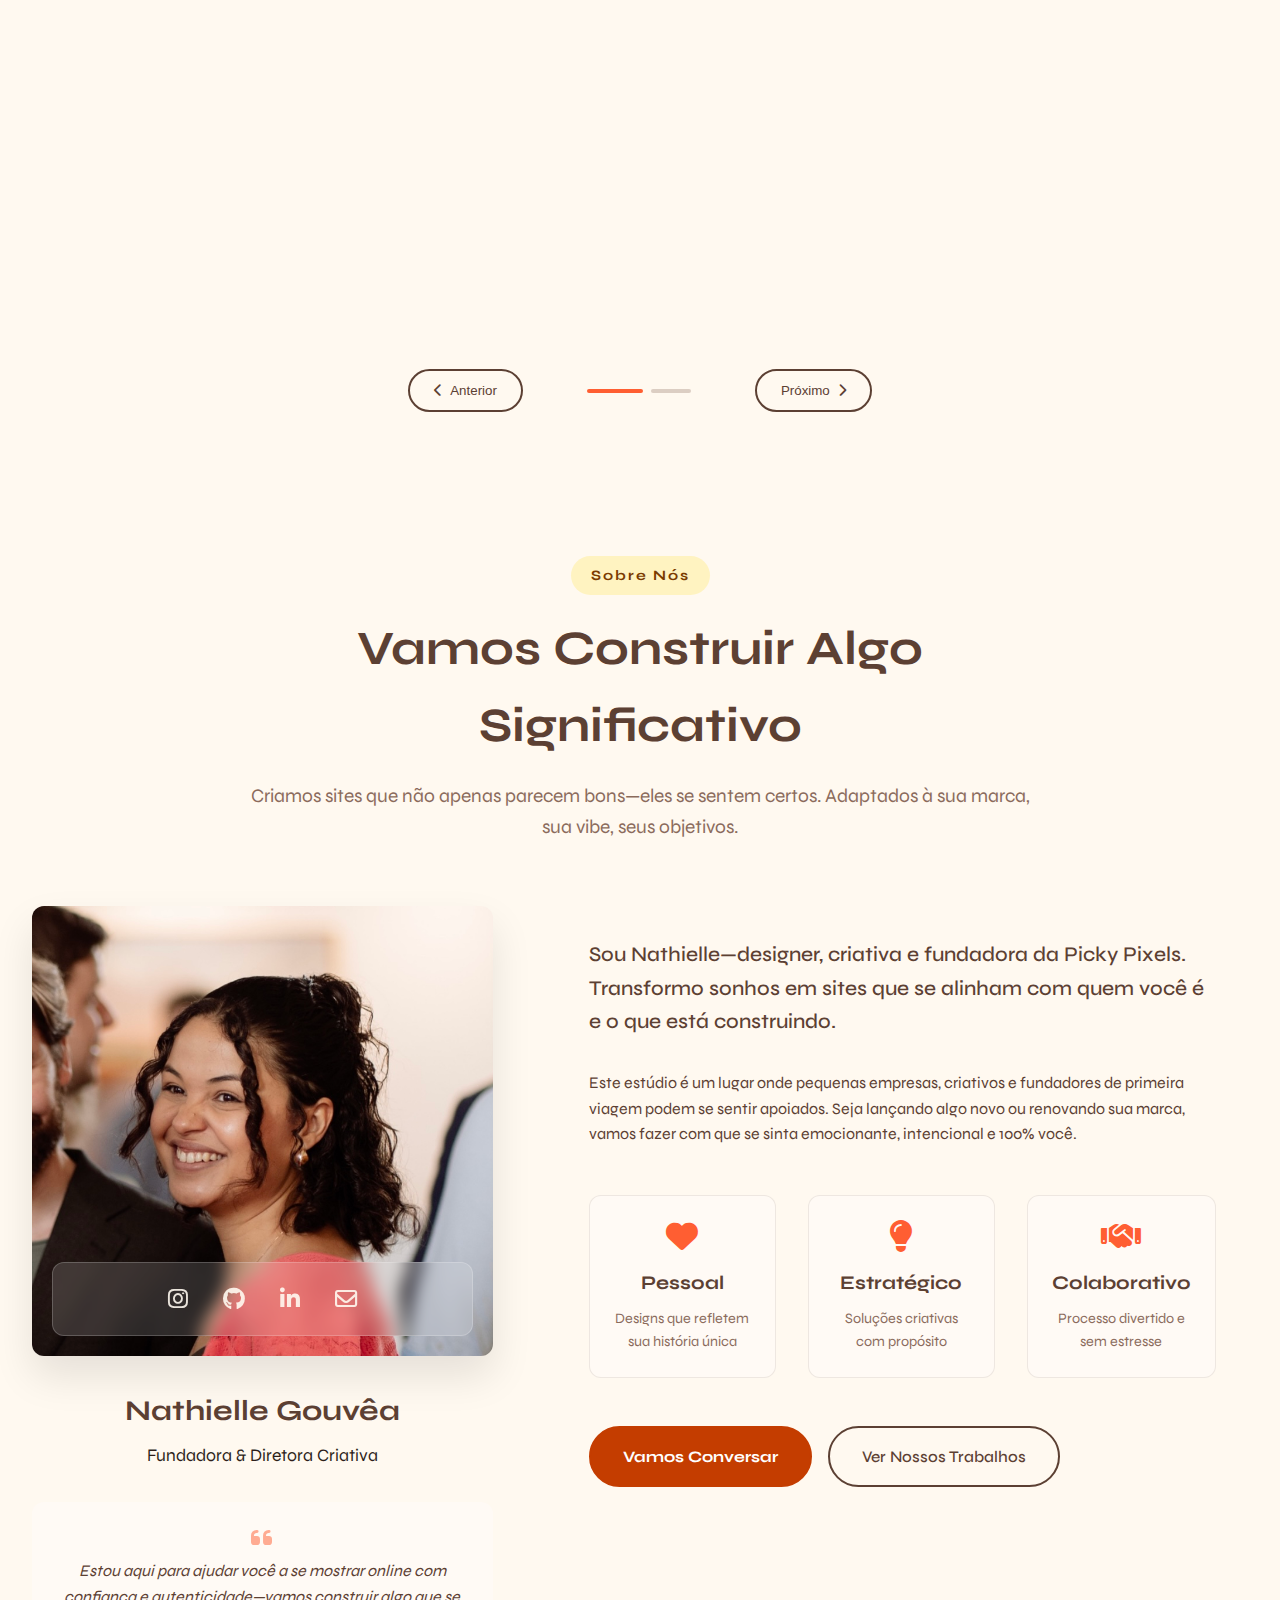
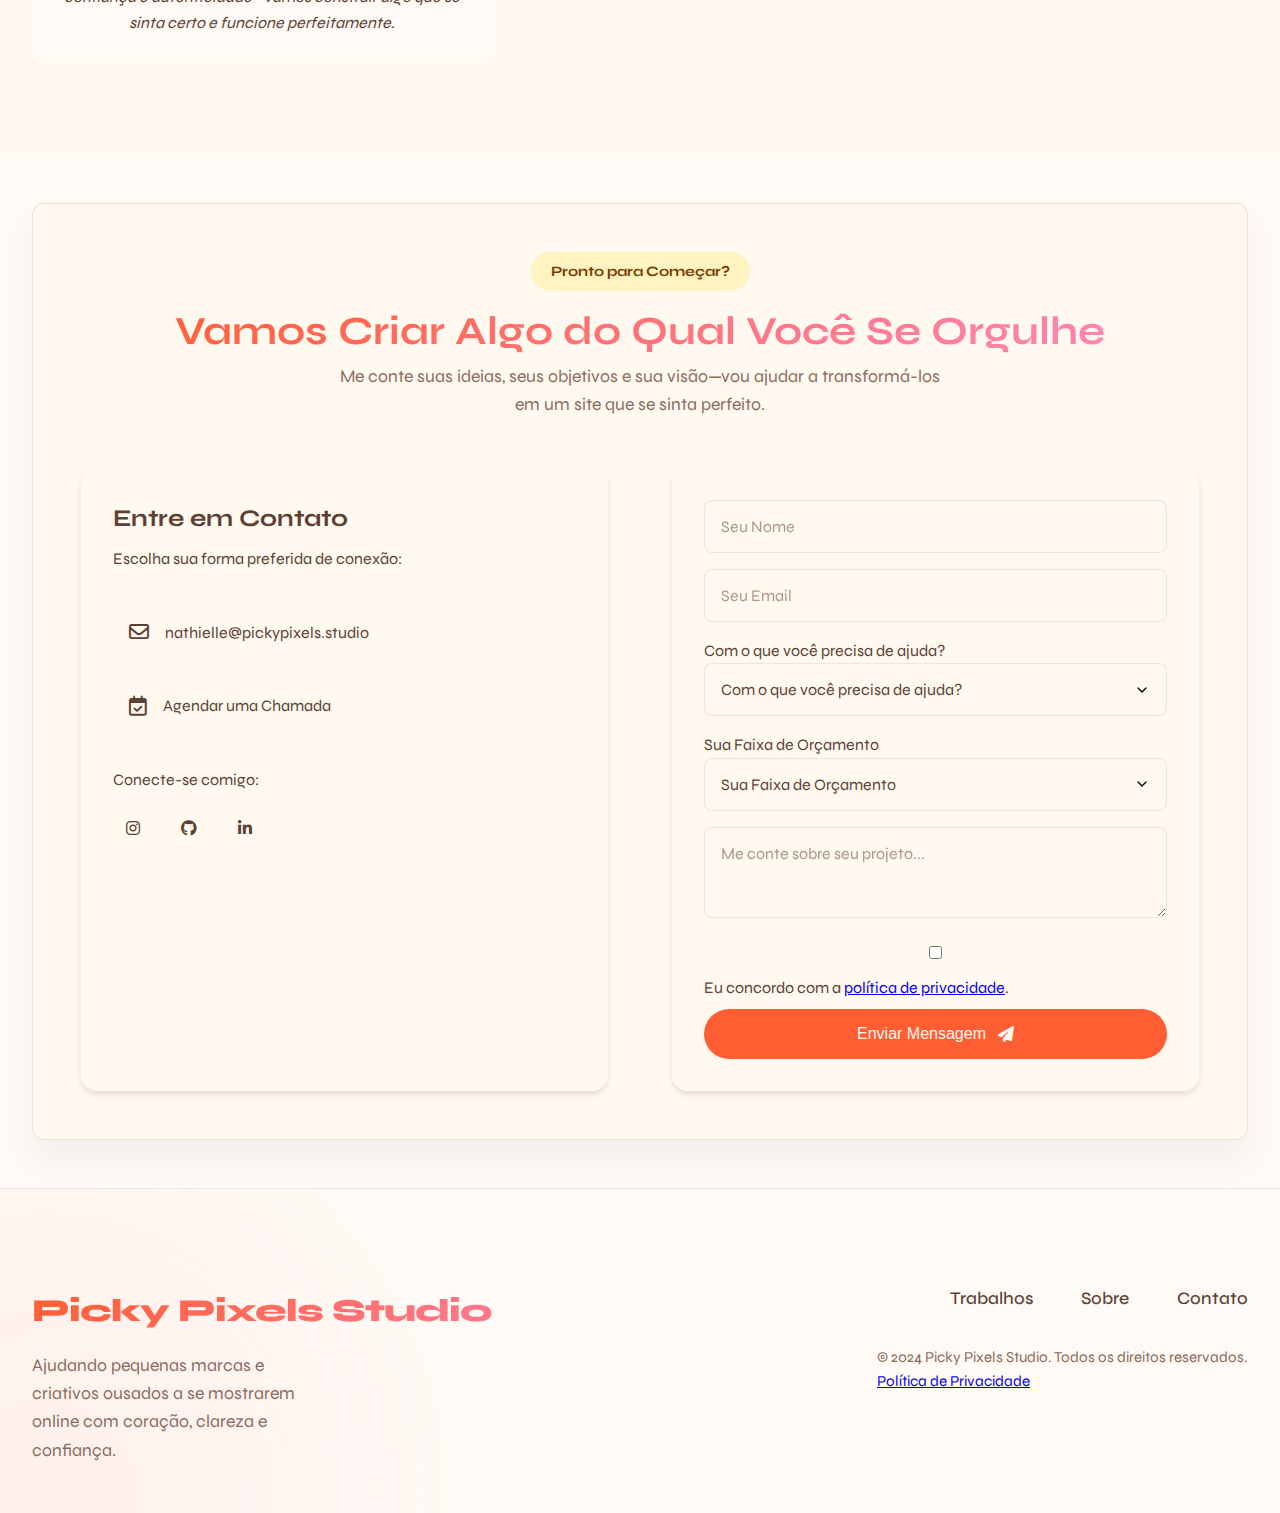
<file: index.pt.html>
<!DOCTYPE html>
<html lang="pt-BR">
  <head>
    <meta charset="UTF-8" />
    <meta name="viewport" content="width=device-width, initial-scale=1.0" />
    <meta
      name="description"
      content="Picky Pixels Studio - Experiências Digitais Criativas"
    />
    <title>Picky Pixels Studio</title>
    <link rel="stylesheet" href="styles.css" />
    <link rel="icon" href="/favicon.ico" type="image/x-icon" />
    <link rel="icon" href="images/favicon.png" type="image/png" />
    <link rel="preconnect" href="https://fonts.googleapis.com" />
    <link rel="preconnect" href="https://fonts.gstatic.com" crossorigin />
    <link
      href="https://fonts.googleapis.com/css2?family=Syne:wght@400..800&display=swap"
      rel="stylesheet"
    />
    <link
      rel="stylesheet"
      href="https://cdnjs.cloudflare.com/ajax/libs/font-awesome/6.5.1/css/all.min.css"
    />
    <style>
      body {
        margin: 0;
        font-family: "Syne", sans-serif;
      }
      .hero {
        min-height: 100vh;
        display: flex;
        align-items: center;
      }
      .hero-title {
        font-size: 2.5rem;
      }
    </style>
    <link
      rel="preload"
      href="https://fonts.googleapis.com/css2?family=Syne:wght@400..800&display=swap"
      as="style"
      onload="this.onload=null;this.rel='stylesheet'"
    />
    <noscript>
      <link
        rel="stylesheet"
        href="https://fonts.googleapis.com/css2?family=Syne:wght@400..800&display=swap"
      />
    </noscript>
    <link
      rel="preload"
      href="styles.css"
      as="style"
      onload="this.onload=null;this.rel='stylesheet'"
    />
    <noscript><link rel="stylesheet" href="styles.css" /></noscript>
    <link
      rel="preload"
      href="https://cdnjs.cloudflare.com/ajax/libs/font-awesome/6.5.1/css/all.min.css"
      as="style"
      onload="this.onload=null;this.rel='stylesheet'"
    />
    <noscript>
      <link
        rel="stylesheet"
        href="https://cdnjs.cloudflare.com/ajax/libs/font-awesome/6.5.1/css/all.min.css"
      />
    </noscript>
    <link rel="preload" as="image" href="images/logo2.png" />
  </head>
  <body>
    <div class="cursor"></div>
    <div class="cursor-follower"></div>
    <div class="scroll-progress">
      <div class="scroll-progress-bar"></div>
    </div>

    <nav class="main-nav">
      <div class="nav-brand">
        <a href="#" class="logo">
          <img
            src="images/logo2.png"
            alt="Logo Picky Pixels Studio"
            width="120"
            height="120"
          />
        </a>
      </div>
      <div class="nav-links">
        <a href="#work" class="nav-link" data-translate="nav-work">Trabalhos</a>
        <a href="#about" class="nav-link" data-translate="nav-about">Sobre</a>
        <a href="#contact" class="nav-link" data-translate="nav-contact"
          >Contato</a
        >
      </div>
      <div class="nav-cta">
        <div class="nav-social">
          <a
            href="https://github.com/pickypixels"
            target="_blank"
            rel="noopener noreferrer"
            class="nav-social-link"
            aria-label="GitHub"
          >
            <i class="fab fa-github"></i>
          </a>
          <a
            href="mailto:nathielle@pickypixels.studio"
            class="nav-social-link"
            aria-label="Email Nathielle"
          >
            <i class="fas fa-envelope"></i>
          </a>
          <a
            href="https://instagram.com/pickypixels"
            target="_blank"
            rel="noopener noreferrer"
            class="nav-social-link"
            aria-label="Instagram"
          >
            <i class="fab fa-instagram"></i>
          </a>
        </div>
        <div class="language-switch">
          <button class="lang-btn" data-lang="en">EN</button>
          <button class="lang-btn active" data-lang="pt">PT</button>
        </div>
        <button class="hamburger" aria-label="Open menu">
          <span></span><span></span><span></span>
        </button>
      </div>
    </nav>
    <div class="mobile-menu">
      <button class="close-mobile-menu" aria-label="Close menu">&times;</button>
      <div class="mobile-menu-content">
        <div class="mobile-nav-links">
          <a href="#work" class="nav-link" data-translate="nav-work"
            >Trabalhos</a
          >
          <a href="#about" class="nav-link" data-translate="nav-about">Sobre</a>
          <a href="#contact" class="nav-link" data-translate="nav-contact"
            >Contato</a
          >
        </div>
        <div class="mobile-nav-social nav-social">
          <a
            href="https://github.com/pickypixels"
            target="_blank"
            rel="noopener noreferrer"
            class="nav-social-link"
            aria-label="GitHub"
            ><i class="fab fa-github"></i
          ></a>
          <a
            href="mailto:nathielle@pickypixels.studio"
            class="nav-social-link"
            aria-label="Email Nathielle"
            ><i class="fas fa-envelope"></i
          ></a>
          <a
            href="https://instagram.com/pickypixels"
            target="_blank"
            rel="noopener noreferrer"
            class="nav-social-link"
            aria-label="Instagram"
            ><i class="fab fa-instagram"></i
          ></a>
        </div>
      </div>
    </div>

    <main>
      <section class="hero">
        <div class="hero-split">
          <div class="hero-left">
            <span class="greeting">👋 Olá, eu sou Nathielle!</span>
            <h1 class="hero-title">
              <span class="gradient-text">Sites</span><br />
              Com Coração<br />
              <span class="outline-text">E Estratégia</span>
            </h1>
            <p class="hero-subtitle">
              Ajudo criativos e pequenas empresas a construir espaços digitais
              que refletem quem são—bonitos, funcionais e cheios de
              personalidade.
            </p>
            <div class="hero-cta">
              <a href="#work" class="btn btn-primary">Ver Nossos Trabalhos</a>
              <a href="#contact" class="btn btn-outline">Vamos Conversar</a>
            </div>
          </div>
          <div class="hero-right">
            <div class="hero-visual">
              <div class="shape shape-1"></div>
              <div class="shape shape-2"></div>
              <div class="shape shape-3"></div>
              <div class="interactive-area" data-parallax="5"></div>
            </div>
          </div>
        </div>
      </section>

      <section id="work" class="work" aria-labelledby="work-title">
        <div class="section-header in-view">
          <span class="section-label">Nosso Portfólio</span>
          <h2 class="section-title" id="work-title">
            Alguns dos Nossos Projetos Favoritos
          </h2>
          <p class="section-subtitle">
            Um vislumbre de alguns dos sites que construímos—cada um criado com
            cuidado para refletir a personalidade e os objetivos de nossos
            clientes.
          </p>
        </div>
        <div class="work-slider-container">
          <div
            class="work-slider"
            role="region"
            aria-label="Mostra de projetos"
          >
            <div class="work-slide">
              <div class="work-item" data-category="web">
                <div class="work-image">
                  <img
                    src="Projects/livingleaving.webp"
                    alt="Website LivingLeaving"
                    onerror="this.style.border='2px solid red';this.parentNode.innerHTML='<div style=\'color:red;text-align:center;padding:2em\'>Imagem não encontrada</div>';"
                  />
                  <div class="work-overlay">
                    <div class="tech-stack" role="list">
                      <span role="listitem">HTML</span>
                      <span role="listitem">CSS</span>
                      <span role="listitem">JavaScript</span>
                      <span role="listitem">Portfólio</span>
                    </div>
                  </div>
                </div>
                <div class="work-content">
                  <span class="work-category"
                    >Design & Desenvolvimento Web</span
                  >
                  <h3>LivingLeaving</h3>
                  <p>
                    Um sofisticado portfólio de design de interiores mostrando
                    transformações de espaços com galeria imersiva e comparações
                    antes-depois.
                  </p>
                  <div class="work-links">
                    <a
                      href="https://livingleaving.nl"
                      target="_blank"
                      rel="noopener noreferrer"
                      class="work-link"
                    >
                      <i class="fas fa-external-link-alt"></i> Visitar Website
                    </a>
                  </div>
                </div>
              </div>
              <div class="work-item" data-category="web">
                <div class="work-image">
                  <img
                    src="Projects/fazumcafezim.webp"
                    alt="Website FazUmCafezim"
                    onerror="this.style.border='2px solid red';this.parentNode.innerHTML='<div style=\'color:red;text-align:center;padding:2em\'>Imagem não encontrada</div>';"
                  />
                  <div class="work-overlay">
                    <div class="tech-stack" role="list">
                      <span role="listitem">HTML</span>
                      <span role="listitem">CSS</span>
                      <span role="listitem">JavaScript</span>
                      <span role="listitem">E-commerce</span>
                    </div>
                  </div>
                </div>
                <div class="work-content">
                  <span class="work-category"
                    >Design & Desenvolvimento Web</span
                  >
                  <h3>FazUmCafezim</h3>
                  <p>
                    Uma loja online elegante para uma marca de café artesanal,
                    com foco em experiência de compra intuitiva e storytelling
                    da marca.
                  </p>
                  <div class="work-links">
                    <a
                      href="https://fazumcafezim.com"
                      target="_blank"
                      rel="noopener noreferrer"
                      class="work-link"
                    >
                      <i class="fas fa-external-link-alt"></i> Visitar Website
                    </a>
                  </div>
                </div>
              </div>
            </div>
            <div class="work-slide">
              <div class="work-item" data-category="branding">
                <div class="work-image">
                  <img
                    src="Projects/isabelvieira.pt_.webp"
                    alt="Website Isabel Vieira"
                    onerror="this.style.border='2px solid red';this.parentNode.innerHTML='<div style=\'color:red;text-align:center;padding:2em\'>Imagem não encontrada</div>';"
                  />
                  <div class="work-overlay">
                    <div class="tech-stack" role="list">
                      <span role="listitem">UI/UX</span>
                      <span role="listitem">Design</span>
                      <span role="listitem">Branding</span>
                    </div>
                  </div>
                </div>
                <div class="work-content">
                  <span class="work-category">UI/UX Design</span>
                  <h3>Isabel Vieira</h3>
                  <p>
                    Redesign completo da identidade visual e experiência do
                    usuário para uma marca de moda sustentável.
                  </p>
                  <div class="work-links">
                    <a
                      href="https://isabelvieira.pt"
                      target="_blank"
                      rel="noopener noreferrer"
                      class="work-link"
                    >
                      <i class="fas fa-external-link-alt"></i> Visitar Website
                    </a>
                  </div>
                </div>
              </div>
              <div class="work-item" data-category="app">
                <div class="work-image">
                  <img
                    src="Projects/stegel.pt_.webp"
                    alt="Website Stegel"
                    onerror="this.style.border='2px solid red';this.parentNode.innerHTML='<div style=\'color:red;text-align:center;padding:2em\'>Imagem não encontrada</div>';"
                  />
                  <div class="work-overlay">
                    <div class="tech-stack" role="list">
                      <span role="listitem">React</span>
                      <span role="listitem">Node.js</span>
                      <span role="listitem">MongoDB</span>
                      <span role="listitem">API</span>
                    </div>
                  </div>
                </div>
                <div class="work-content">
                  <span class="work-category">Desenvolvimento</span>
                  <h3>Stegel</h3>
                  <p>
                    Plataforma web moderna para gestão de projetos e colaboração
                    em equipe, com foco em usabilidade e performance.
                  </p>
                  <div class="work-links">
                    <a
                      href="https://stegel.pt"
                      target="_blank"
                      rel="noopener noreferrer"
                      class="work-link"
                    >
                      <i class="fas fa-external-link-alt"></i> Visitar Website
                    </a>
                  </div>
                </div>
              </div>
            </div>
          </div>
          <div class="slider-navigation">
            <button
              class="slider-nav prev"
              aria-label="Ver projetos anteriores"
            >
              <span class="nav-arrow">
                <i class="fas fa-chevron-left" aria-hidden="true"></i>
              </span>
              <span class="nav-text">Anterior</span>
            </button>
            <div
              class="slider-dots"
              role="tablist"
              aria-label="Navegação dos slides de projetos"
            >
              <button
                class="dot active"
                role="tab"
                aria-label="Ir para o slide 1"
                aria-selected="true"
              >
                <span class="dot-indicator"></span>
              </button>
              <button
                class="dot"
                role="tab"
                aria-label="Ir para o slide 2"
                aria-selected="false"
              >
                <span class="dot-indicator"></span>
              </button>
            </div>
            <button class="slider-nav next" aria-label="Ver próximos projetos">
              <span class="nav-text">Próximo</span>
              <span class="nav-arrow">
                <i class="fas fa-chevron-right" aria-hidden="true"></i>
              </span>
            </button>
          </div>
        </div>
      </section>

      <section id="about" class="about">
        <div class="about-content">
          <header class="section-header">
            <span class="section-label">Sobre Nós</span>
            <h2>Vamos Construir Algo Significativo</h2>
            <p class="section-description">
              Criamos sites que não apenas parecem bons—eles se sentem certos.
              Adaptados à sua marca, sua vibe, seus objetivos.
            </p>
          </header>

          <div class="owner-content">
            <div class="owner-info">
              <div class="owner-photo-wrapper">
                <img
                  src="images/Nathielle.jpg"
                  alt="Nathielle Gouvêa - Fundadora da Picky Pixels Studio"
                  class="owner-photo"
                  loading="lazy"
                  width="200"
                  height="200"
                />
                <div class="owner-social">
                  <a
                    href="https://instagram.com/pickypixelsstudio"
                    target="_blank"
                    rel="noopener"
                    class="social-link"
                    aria-label="Instagram"
                  >
                    <i class="fab fa-instagram"></i>
                  </a>
                  <a
                    href="https://github.com/nathiellegouvea"
                    target="_blank"
                    rel="noopener"
                    class="social-link"
                    aria-label="GitHub"
                  >
                    <i class="fab fa-github"></i>
                  </a>
                  <a
                    href="https://linkedin.com/in/nathiellegouvea"
                    target="_blank"
                    rel="noopener"
                    class="social-link"
                    aria-label="LinkedIn"
                  >
                    <i class="fab fa-linkedin-in"></i>
                  </a>
                  <a
                    href="mailto:nathielle@pickypixels.studio"
                    class="social-link"
                    aria-label="Email Nathielle"
                  >
                    <i class="far fa-envelope"></i>
                  </a>
                </div>
              </div>

              <div class="owner-details">
                <h3>Nathielle Gouvêa</h3>
                <span class="owner-role">Fundadora & Diretora Criativa</span>
                <div class="owner-quote">
                  <i class="fas fa-quote-left"></i>
                  <p>
                    Estou aqui para ajudar você a se mostrar online com
                    confiança e autenticidade—vamos construir algo que se sinta
                    certo e funcione perfeitamente.
                  </p>
                </div>
              </div>
            </div>

            <div class="owner-message">
              <div class="message-content">
                <p class="highlight-paragraph">
                  Sou Nathielle—designer, criativa e fundadora da Picky Pixels.
                  Transformo sonhos em sites que se alinham com quem você é e o
                  que está construindo.
                </p>
                <p>
                  Este estúdio é um lugar onde pequenas empresas, criativos e
                  fundadores de primeira viagem podem se sentir apoiados. Seja
                  lançando algo novo ou renovando sua marca, vamos fazer com que
                  se sinta emocionante, intencional e 100% você.
                </p>

                <div class="owner-values">
                  <div class="value-item">
                    <i class="fas fa-heart"></i>
                    <h4>Pessoal</h4>
                    <p>Designs que refletem sua história única</p>
                  </div>
                  <div class="value-item">
                    <i class="fas fa-lightbulb"></i>
                    <h4>Estratégico</h4>
                    <p>Soluções criativas com propósito</p>
                  </div>
                  <div class="value-item">
                    <i class="fas fa-handshake"></i>
                    <h4>Colaborativo</h4>
                    <p>Processo divertido e sem estresse</p>
                  </div>
                </div>

                <div class="cta-container">
                  <a href="#contact" class="btn btn-primary">Vamos Conversar</a>
                  <a href="#work" class="btn btn-outline"
                    >Ver Nossos Trabalhos</a
                  >
                </div>
              </div>
            </div>
          </div>
        </div>
      </section>

      <section
        id="contact"
        class="contact"
        itemscope
        itemtype="http://schema.org/ContactPage"
      >
        <div class="contact-container">
          <div class="contact-header">
            <span class="contact-label">Pronto para Começar?</span>
            <h2 class="contact-title" itemprop="name">
              Vamos Criar Algo do Qual Você Se Orgulhe
            </h2>
            <p class="contact-subtitle">
              Me conte suas ideias, seus objetivos e sua visão—vou ajudar a
              transformá-los em um site que se sinta perfeito.
            </p>
          </div>

          <div class="contact-grid">
            <div class="quick-contact">
              <div class="contact-info">
                <h3>Entre em Contato</h3>
                <p>Escolha sua forma preferida de conexão:</p>
              </div>

              <div class="contact-actions">
                <a
                  href="mailto:nathielle@pickypixels.studio"
                  class="action-btn email-btn"
                >
                  <i class="far fa-envelope"></i>
                  <span>nathielle@pickypixels.studio</span>
                </a>
                <a
                  href="https://calendly.com/pickypixels"
                  target="_blank"
                  rel="noopener"
                  class="action-btn calendar-btn"
                >
                  <i class="far fa-calendar-check"></i>
                  <span>Agendar uma Chamada</span>
                </a>
              </div>

              <div class="social-connect">
                <p>Conecte-se comigo:</p>
                <div class="social-links">
                  <a
                    href="https://instagram.com/pickypixelsstudio"
                    target="_blank"
                    rel="noopener"
                    aria-label="Seguir no Instagram"
                  >
                    <i class="fab fa-instagram"></i>
                  </a>
                  <a
                    href="https://github.com/nathiellegouvea"
                    target="_blank"
                    rel="noopener"
                    aria-label="Seguir no GitHub"
                  >
                    <i class="fab fa-github"></i>
                  </a>
                  <a
                    href="https://linkedin.com/in/nathiellegouvea"
                    target="_blank"
                    rel="noopener"
                    aria-label="Conectar no LinkedIn"
                  >
                    <i class="fab fa-linkedin-in"></i>
                  </a>
                </div>
              </div>
            </div>

            <form
              class="contact-form"
              id="contact-form"
              role="form"
              action="https://formspree.io/f/mpwaajew"
              method="POST"
            >
              <div class="form-row">
                <div class="form-group">
                  <input
                    type="text"
                    id="name"
                    name="name"
                    required
                    autocomplete="name"
                    placeholder="Seu Nome"
                  />
                </div>
                <div class="form-group">
                  <input
                    type="email"
                    id="email"
                    name="email"
                    required
                    autocomplete="email"
                    placeholder="Seu Email"
                  />
                </div>
              </div>

              <div class="form-row">
                <div class="form-group">
                  <label for="service">Com o que você precisa de ajuda?</label>
                  <select id="service" name="service" required>
                    <option value="" disabled selected>
                      Com o que você precisa de ajuda?
                    </option>
                    <option value="webdesign">Design de Website</option>
                    <option value="development">Desenvolvimento</option>
                    <option value="branding">Identidade Visual</option>
                    <option value="strategy">Estratégia Digital</option>
                  </select>
                </div>
                <div class="form-group">
                  <label for="budget">Sua Faixa de Orçamento</label>
                  <select id="budget" name="budget" required>
                    <option value="" disabled selected>
                      Sua Faixa de Orçamento
                    </option>
                    <option value="small">Iniciando (&lt; R$25k)</option>
                    <option value="medium">Crescendo (R$25k-R$50k)</option>
                    <option value="large">Escala Completa (&gt; R$50k)</option>
                  </select>
                </div>
              </div>

              <div class="form-group">
                <textarea
                  id="message"
                  name="message"
                  required
                  placeholder="Me conte sobre seu projeto..."
                  rows="3"
                ></textarea>
              </div>

              <div class="form-group">
                <input type="checkbox" id="privacy" name="privacy" required />
                <label for="privacy">
                  Eu concordo com a
                  <a href="/privacy-policy.pt.html" target="_blank"
                    >política de privacidade</a
                  >.
                </label>
              </div>

              <button type="submit" class="submit-btn">
                <span>Enviar Mensagem</span>
                <i class="fas fa-paper-plane"></i>
              </button>
            </form>
          </div>
        </div>
      </section>
    </main>

    <footer class="footer">
      <div class="footer-content">
        <div class="footer-brand">
          <div class="logo">Picky Pixels Studio</div>
          <p>
            Ajudando pequenas marcas e criativos ousados a se mostrarem online
            com coração, clareza e confiança.
          </p>
        </div>
        <div class="footer-links">
          <nav class="footer-nav">
            <a href="#work">Trabalhos</a>
            <a href="#about">Sobre</a>
            <a href="#contact">Contato</a>
          </nav>
          <p class="copyright">
            &copy; 2024 Picky Pixels Studio. Todos os direitos reservados.<br />
            <a href="privacy-policy.pt.html">Política de Privacidade</a>
          </p>
        </div>
      </div>
    </footer>

    <script src="script.js"></script>
  </body>
</html>
</file>
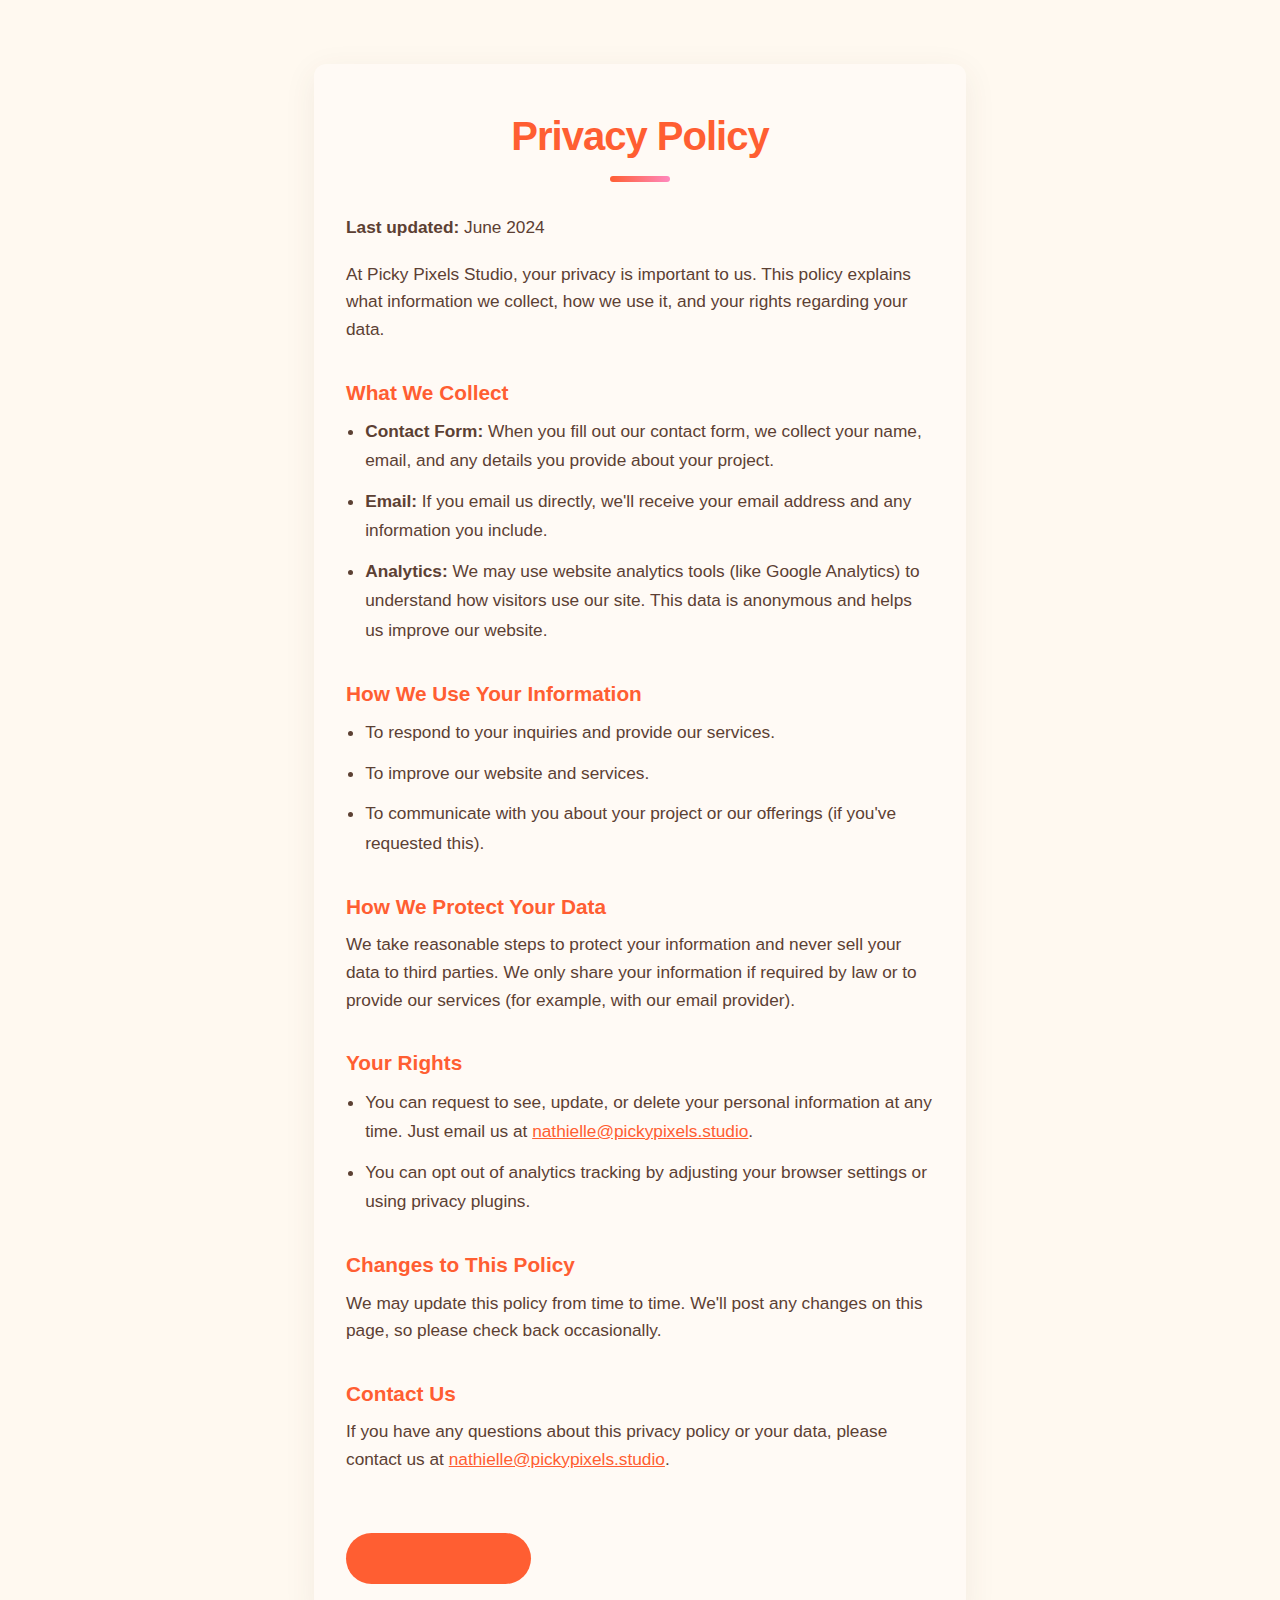
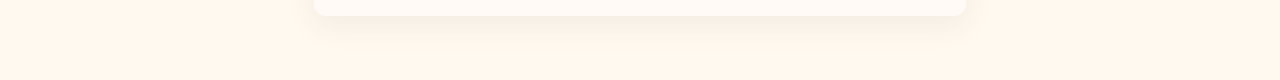
<file: privacy-policy.html>
<!DOCTYPE html>
<html lang="en">
  <head>
    <meta charset="UTF-8" />
    <meta name="viewport" content="width=device-width, initial-scale=1.0" />
    <title>Privacy Policy | Picky Pixels Studio</title>
    <link rel="stylesheet" href="styles.css" />
    <style>
      body {
        background: var(--background);
      }
      .privacy-policy-container {
        max-width: 700px;
        margin: 4rem auto;
        padding: 0 1.5rem;
      }
      .privacy-policy-card {
        background: var(--surface);
        border-radius: var(--border-radius);
        box-shadow: 0 8px 32px rgba(92, 64, 51, 0.08);
        padding: 2.5rem 2rem 2rem 2rem;
        position: relative;
      }
      .privacy-title {
        font-size: 2.5rem;
        font-weight: 800;
        color: var(--primary);
        margin-bottom: 0.5rem;
        text-align: center;
        letter-spacing: -1px;
      }
      .privacy-accent-bar {
        width: 60px;
        height: 6px;
        background: linear-gradient(90deg, var(--primary), var(--title));
        border-radius: 3px;
        margin: 0 auto 2rem auto;
        display: block;
      }
      .privacy-policy-card h2 {
        color: var(--primary);
        font-size: 1.3rem;
        margin-top: 2rem;
        margin-bottom: 0.5rem;
        font-weight: 700;
      }
      .privacy-policy-card p,
      .privacy-policy-card ul {
        color: var(--text);
        font-size: 1.08rem;
        margin-bottom: 1.2rem;
      }
      .privacy-policy-card ul {
        padding-left: 1.2rem;
      }
      .privacy-policy-card li {
        margin-bottom: 0.7rem;
        line-height: 1.7;
      }
      .privacy-policy-card a {
        color: var(--primary);
        text-decoration: underline;
        word-break: break-all;
      }
      .privacy-policy-card a.privacy-back-btn {
        text-decoration: none;
      }
      .privacy-back-btn {
        display: inline-block;
        margin-top: 2.5rem;
        background: var(--primary);
        color: var(--text);
        padding: 0.8rem 2rem;
        border-radius: 100px;
        font-weight: 500;
        text-decoration: none;
        font-size: 1rem;
        transition: background 0.2s;
      }
      .privacy-back-btn:hover {
        background: var(--title);
        color: var(--text);
      }
      @media (max-width: 600px) {
        .privacy-policy-card {
          padding: 1.2rem 0.5rem 1.5rem 0.5rem;
        }
        .privacy-title {
          font-size: 2rem;
        }
      }
    </style>
  </head>
  <body>
    <div class="privacy-policy-container">
      <div class="privacy-policy-card">
        <h1 class="privacy-title">Privacy Policy</h1>
        <span class="privacy-accent-bar"></span>
        <p><strong>Last updated:</strong> June 2024</p>
        <p>
          At Picky Pixels Studio, your privacy is important to us. This policy
          explains what information we collect, how we use it, and your rights
          regarding your data.
        </p>
        <h2>What We Collect</h2>
        <ul>
          <li>
            <strong>Contact Form:</strong> When you fill out our contact form,
            we collect your name, email, and any details you provide about your
            project.
          </li>
          <li>
            <strong>Email:</strong> If you email us directly, we'll receive your
            email address and any information you include.
          </li>
          <li>
            <strong>Analytics:</strong> We may use website analytics tools (like
            Google Analytics) to understand how visitors use our site. This data
            is anonymous and helps us improve our website.
          </li>
        </ul>
        <h2>How We Use Your Information</h2>
        <ul>
          <li>To respond to your inquiries and provide our services.</li>
          <li>To improve our website and services.</li>
          <li>
            To communicate with you about your project or our offerings (if
            you've requested this).
          </li>
        </ul>
        <h2>How We Protect Your Data</h2>
        <p>
          We take reasonable steps to protect your information and never sell
          your data to third parties. We only share your information if required
          by law or to provide our services (for example, with our email
          provider).
        </p>
        <h2>Your Rights</h2>
        <ul>
          <li>
            You can request to see, update, or delete your personal information
            at any time. Just email us at
            <a href="mailto:nathielle@pickypixels.studio"
              >nathielle@pickypixels.studio</a
            >.
          </li>
          <li>
            You can opt out of analytics tracking by adjusting your browser
            settings or using privacy plugins.
          </li>
        </ul>
        <h2>Changes to This Policy</h2>
        <p>
          We may update this policy from time to time. We'll post any changes on
          this page, so please check back occasionally.
        </p>
        <h2>Contact Us</h2>
        <p>
          If you have any questions about this privacy policy or your data,
          please contact us at
          <a href="mailto:nathielle@pickypixels.studio"
            >nathielle@pickypixels.studio</a
          >.
        </p>
        <a href="index.html" class="privacy-back-btn">&larr; Back to Home</a>
      </div>
    </div>
  </body>
</html>
</file>
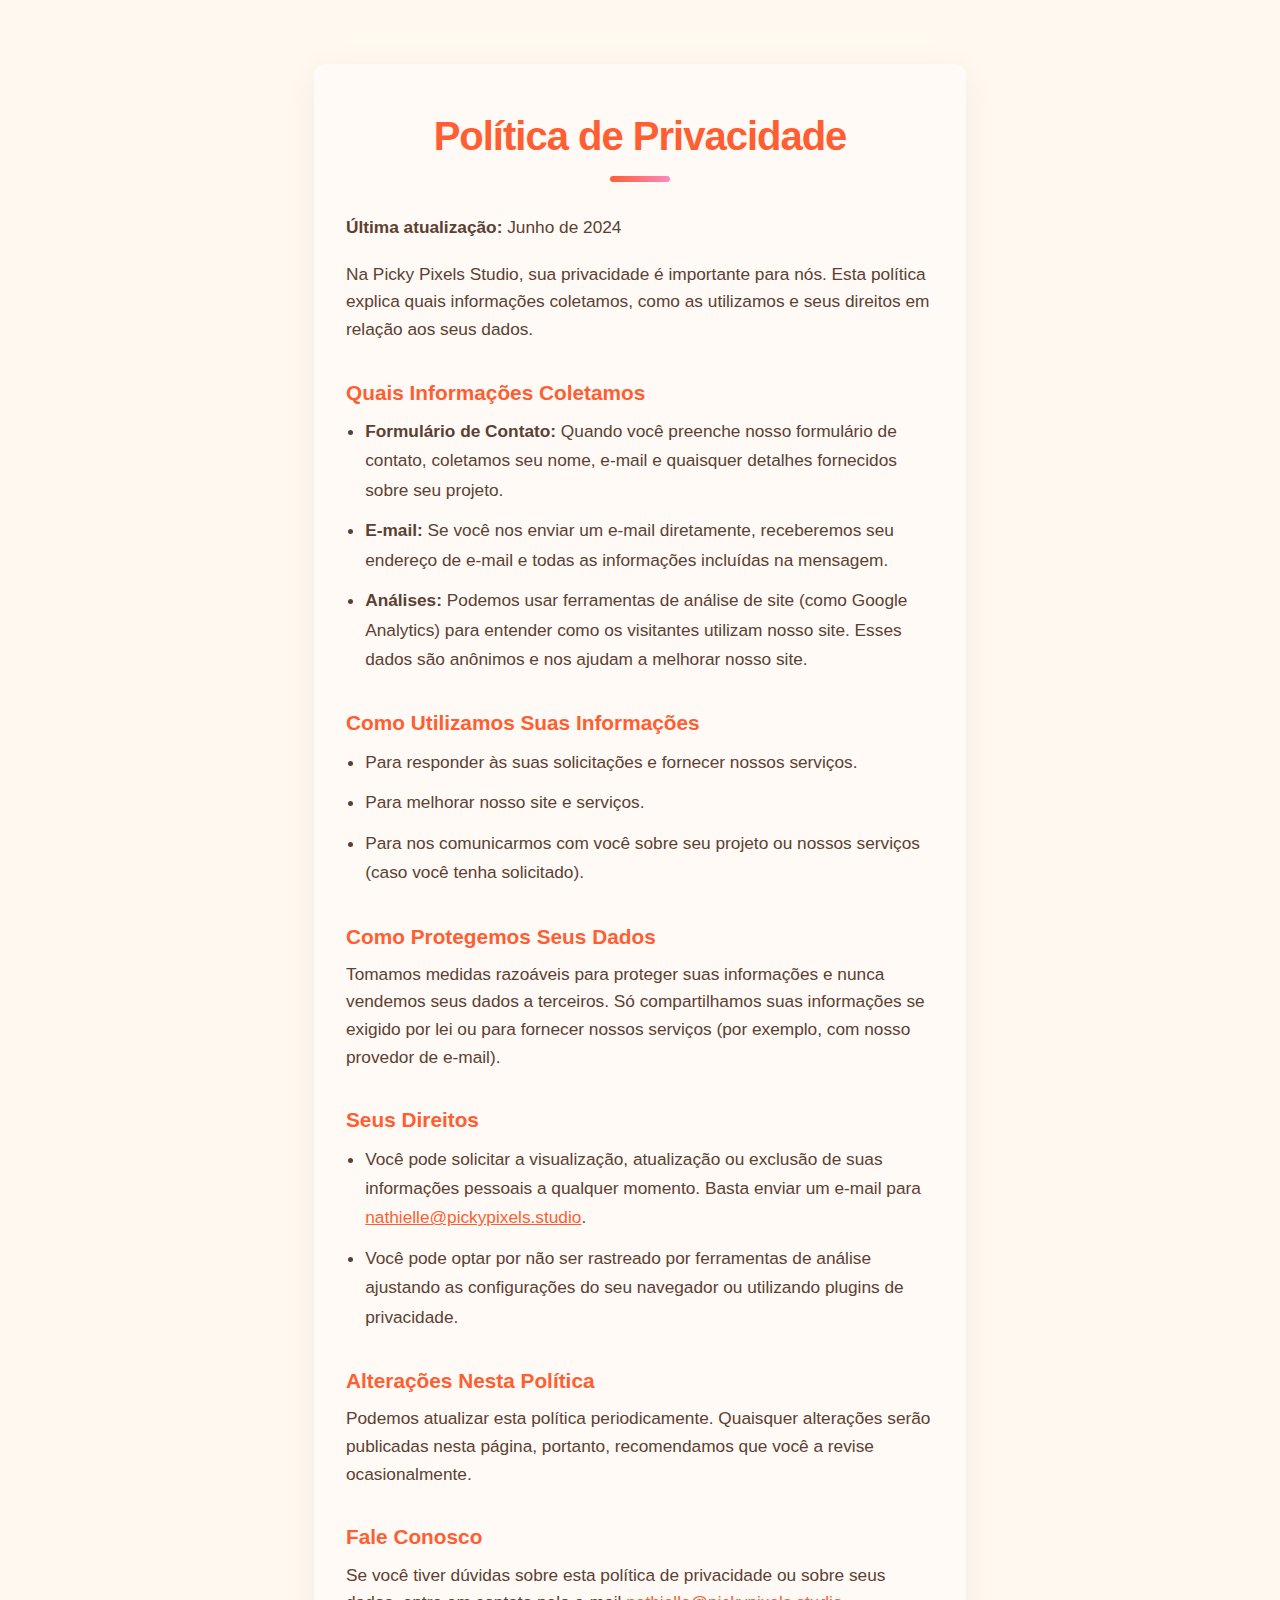
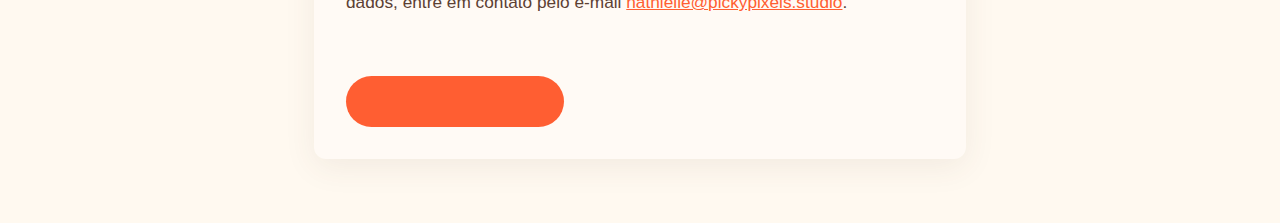
<file: privacy-policy.pt.html>
<!DOCTYPE html>
<html lang="pt-BR">
  <head>
    <meta charset="UTF-8" />
    <meta name="viewport" content="width=device-width, initial-scale=1.0" />
    <title>Política de Privacidade | Picky Pixels Studio</title>
    <link rel="stylesheet" href="styles.css" />
    <style>
      body {
        background: var(--background);
      }
      .privacy-policy-container {
        max-width: 700px;
        margin: 4rem auto;
        padding: 0 1.5rem;
      }
      .privacy-policy-card {
        background: var(--surface);
        border-radius: var(--border-radius);
        box-shadow: 0 8px 32px rgba(92, 64, 51, 0.08);
        padding: 2.5rem 2rem 2rem 2rem;
        position: relative;
      }
      .privacy-title {
        font-size: 2.5rem;
        font-weight: 800;
        color: var(--primary);
        margin-bottom: 0.5rem;
        text-align: center;
        letter-spacing: -1px;
      }
      .privacy-accent-bar {
        width: 60px;
        height: 6px;
        background: linear-gradient(90deg, var(--primary), var(--title));
        border-radius: 3px;
        margin: 0 auto 2rem auto;
        display: block;
      }
      .privacy-policy-card h2 {
        color: var(--primary);
        font-size: 1.3rem;
        margin-top: 2rem;
        margin-bottom: 0.5rem;
        font-weight: 700;
      }
      .privacy-policy-card p,
      .privacy-policy-card ul {
        color: var(--text);
        font-size: 1.08rem;
        margin-bottom: 1.2rem;
      }
      .privacy-policy-card ul {
        padding-left: 1.2rem;
      }
      .privacy-policy-card li {
        margin-bottom: 0.7rem;
        line-height: 1.7;
      }
      .privacy-policy-card a {
        color: var(--primary);
        text-decoration: underline;
        word-break: break-all;
      }
      .privacy-policy-card a.privacy-back-btn {
        text-decoration: none;
      }
      .privacy-back-btn {
        display: inline-block;
        margin-top: 2.5rem;
        background: var(--primary);
        color: var(--text);
        padding: 0.8rem 2rem;
        border-radius: 100px;
        font-weight: 500;
        text-decoration: none;
        font-size: 1rem;
        transition: background 0.2s;
      }
      .privacy-back-btn:hover {
        background: var(--title);
        color: var(--text);
      }
      @media (max-width: 600px) {
        .privacy-policy-card {
          padding: 1.2rem 0.5rem 1.5rem 0.5rem;
        }
        .privacy-title {
          font-size: 2rem;
        }
      }
    </style>
  </head>
  <body>
    <div class="privacy-policy-container">
      <div class="privacy-policy-card">
        <h1 class="privacy-title">Política de Privacidade</h1>
        <span class="privacy-accent-bar"></span>
        <p><strong>Última atualização:</strong> Junho de 2024</p>
        <p>
          Na Picky Pixels Studio, sua privacidade é importante para nós. Esta
          política explica quais informações coletamos, como as utilizamos e
          seus direitos em relação aos seus dados.
        </p>
        <h2>Quais Informações Coletamos</h2>
        <ul>
          <li>
            <strong>Formulário de Contato:</strong> Quando você preenche nosso
            formulário de contato, coletamos seu nome, e-mail e quaisquer
            detalhes fornecidos sobre seu projeto.
          </li>
          <li>
            <strong>E-mail:</strong> Se você nos enviar um e-mail diretamente,
            receberemos seu endereço de e-mail e todas as informações incluídas
            na mensagem.
          </li>
          <li>
            <strong>Análises:</strong> Podemos usar ferramentas de análise de
            site (como Google Analytics) para entender como os visitantes
            utilizam nosso site. Esses dados são anônimos e nos ajudam a
            melhorar nosso site.
          </li>
        </ul>
        <h2>Como Utilizamos Suas Informações</h2>
        <ul>
          <li>
            Para responder às suas solicitações e fornecer nossos serviços.
          </li>
          <li>Para melhorar nosso site e serviços.</li>
          <li>
            Para nos comunicarmos com você sobre seu projeto ou nossos serviços
            (caso você tenha solicitado).
          </li>
        </ul>
        <h2>Como Protegemos Seus Dados</h2>
        <p>
          Tomamos medidas razoáveis para proteger suas informações e nunca
          vendemos seus dados a terceiros. Só compartilhamos suas informações se
          exigido por lei ou para fornecer nossos serviços (por exemplo, com
          nosso provedor de e-mail).
        </p>
        <h2>Seus Direitos</h2>
        <ul>
          <li>
            Você pode solicitar a visualização, atualização ou exclusão de suas
            informações pessoais a qualquer momento. Basta enviar um e-mail para
            <a href="mailto:nathielle@pickypixels.studio"
              >nathielle@pickypixels.studio</a
            >.
          </li>
          <li>
            Você pode optar por não ser rastreado por ferramentas de análise
            ajustando as configurações do seu navegador ou utilizando plugins de
            privacidade.
          </li>
        </ul>
        <h2>Alterações Nesta Política</h2>
        <p>
          Podemos atualizar esta política periodicamente. Quaisquer alterações
          serão publicadas nesta página, portanto, recomendamos que você a
          revise ocasionalmente.
        </p>
        <h2>Fale Conosco</h2>
        <p>
          Se você tiver dúvidas sobre esta política de privacidade ou sobre seus
          dados, entre em contato pelo e-mail
          <a href="mailto:nathielle@pickypixels.studio"
            >nathielle@pickypixels.studio</a
          >.
        </p>
        <a href="index.pt.html" class="privacy-back-btn"
          >&larr; Voltar para o Início</a
        >
      </div>
    </div>
  </body>
</html>
</file>
<file: styles.css>
/* Variables */
:root {
  --primary: #ff5e32;
  --secondary: #b9ac38;
  --text: #5c4033;
  --text-light: #8b6b5c;
  --background: #fff9f0;
  --surface: #fffaf5;
  --accent: #ffd1d9;
  --title: #ff88be;

  --spacing-xs: 0.5rem;
  --spacing-sm: 1rem;
  --spacing-md: 2rem;
  --spacing-lg: 4rem;
  --spacing-xl: 8rem;

  --border-radius: 12px;
  --transition: 0.3s cubic-bezier(0.4, 0, 0.2, 1);
}

[data-theme="dark"] {
  --text: #fff9f0;
  --text-light: #ffe4d6;
  --background: #2d1f1a;
  --surface: #3d2a24;
}

/* Reset & Base Styles */
*,
*::before,
*::after {
  margin: 0;
  padding: 0;
  box-sizing: border-box;
}

html {
  scroll-behavior: smooth;
  scroll-padding-top: 100px;
}

body {
  font-family: "Syne", sans-serif;
  background-color: var(--background);
  color: var(--text);
  line-height: 1.6;
  overflow-x: hidden;
}

/* Custom Cursor */

/* Navigation */
.main-nav {
  position: fixed;
  top: 0;
  left: 0;
  width: 100%;
  padding: var(--spacing-sm) var(--spacing-md);
  display: flex;
  justify-content: space-between;
  align-items: center;
  z-index: 1000;
  background: rgba(255, 249, 240, 0.8);
  backdrop-filter: blur(10px);
  border-bottom: 1px solid rgba(92, 64, 51, 0.1);
  height: 100px;
  min-height: 100px;
  max-height: 100px;
  display: flex;
  align-items: center;
  overflow: visible;
}

.nav-brand .logo {
  font-size: 1.5rem;
  font-weight: 800;
  color: var(--text);
  text-decoration: none;
  letter-spacing: -1px;
}

.nav-brand .logo img {
  height: 120px;
  width: auto;
  display: block;
}

.nav-links {
  display: flex;
  gap: var(--spacing-md);
}

.nav-link {
  color: var(--text);
  text-decoration: none;
  font-weight: 500;
  position: relative;
  padding: 0.5rem 0;
}

.nav-link::after {
  content: "";
  position: absolute;
  bottom: 0;
  left: 0;
  width: 100%;
  height: 2px;
  background: var(--primary);
  transform: scaleX(0);
  transform-origin: right;
  transition: transform 0.3s ease;
}

.nav-link:hover::after {
  transform: scaleX(1);
  transform-origin: left;
}

.nav-cta {
  display: flex;
  align-items: center;
  gap: var(--spacing-sm);
}

.nav-social {
  display: flex;
  align-items: center;
  gap: var(--spacing-sm);
  margin-right: var(--spacing-md);
  padding-right: var(--spacing-md);
  border-right: 1px solid rgba(0, 0, 0, 0.1);
}

.nav-social-link {
  color: var(--text);
  font-size: 1.2rem;
  transition: var(--transition);
  display: flex;
  align-items: center;
  justify-content: center;
  width: 32px;
  height: 32px;
  border-radius: 50%;
  text-decoration: none;
}

.nav-social-link:hover {
  color: var(--primary);
  transform: translateY(-2px);
}

/* Hero Section */
.hero {
  min-height: 100vh;
  padding: var(--spacing-lg) var(--spacing-md);
  display: flex;
  align-items: center;
}

.hero-split {
  display: grid;
  grid-template-columns: 1fr 1fr;
  gap: var(--spacing-lg);
  max-width: 1400px;
  margin: 0 auto;
  width: 100%;
}

.hero-left {
  padding-top: var(--spacing-md);
}

.greeting {
  display: inline-block;
  padding: 0.5rem 1rem;
  background: #fff3c1;
  border-radius: 100px;
  color: #7a3b00;
  font-weight: 600;
  margin-top: var(--spacing-md);
  margin-bottom: var(--spacing-md);
  transform: translateY(30px);
  opacity: 0;
  animation: fadeInUp 0.8s cubic-bezier(0.4, 0, 0.2, 1) forwards;
}

.hero-title {
  font-size: clamp(3rem, 7vw, 5rem);
  line-height: 1.1;
  margin-bottom: var(--spacing-md);
  color: #2d1f1a;
  text-shadow: 0 2px 8px #fff9f0;
}

.gradient-text {
  background: linear-gradient(135deg, #ff5e32 60%, #ff88be 100%);
  -webkit-background-clip: text;
  -webkit-text-fill-color: transparent;
  background-clip: text;
  color: #2d1f1a;
  text-shadow: 0 2px 8px #fff9f0;
}

.outline-text {
  -webkit-text-stroke: 2px #2d1f1a;
  color: transparent;
}

.hero-subtitle {
  font-size: 1.25rem;
  color: var(--text-light);
  margin-bottom: var(--spacing-lg);
}

.hero-visual {
  position: relative;
  height: 100%;
  min-height: 500px;
}

.shape {
  position: absolute;
  border-radius: 50%;
  background: linear-gradient(135deg, var(--primary), var(--accent));
  opacity: 0.8;
  filter: blur(40px);
  animation: pulse 8s ease-in-out infinite;
}

.shape-1 {
  width: 300px;
  height: 300px;
  top: 20%;
  left: 10%;
  animation: float 8s ease-in-out infinite;
}

.shape-2 {
  width: 200px;
  height: 200px;
  top: 40%;
  right: 20%;
  animation: float 12s ease-in-out infinite reverse;
  animation-delay: -3s;
}

.shape-3 {
  width: 150px;
  height: 150px;
  bottom: 10%;
  left: 30%;
  animation: float 10s ease-in-out infinite;
  animation-delay: -5s;
}

/* Work Section */
.work {
  padding: 3rem var(--spacing-md);
  position: relative;
  overflow: hidden;
}

.work-slider-container {
  position: relative;
  max-width: 1200px;
  margin: 0 auto;
  overflow: hidden;
  padding: 0 var(--spacing-lg);
}

.work-slider {
  display: flex;
  transition: transform 0.5s cubic-bezier(0.4, 0, 0.2, 1);
  width: 100%;
  will-change: transform;
  touch-action: pan-y pinch-zoom;
}

.work-slide {
  display: grid;
  grid-template-columns: repeat(2, 1fr);
  gap: var(--spacing-lg);
  min-width: 100%;
  padding: 0 var(--spacing-sm);
  flex-shrink: 0;
}

.work-item {
  opacity: 0;
  transform: translateY(30px);
  animation: fadeInUp 0.8s cubic-bezier(0.4, 0, 0.2, 1) forwards;
  background: var(--surface);
  border-radius: var(--border-radius);
  overflow: hidden;
  transition: all 0.6s cubic-bezier(0.4, 0, 0.2, 1);
  height: 100%;
  display: flex;
  flex-direction: column;
  max-width: 450px;
  margin: 0 auto;
  box-shadow: 0 4px 20px rgba(0, 0, 0, 0.05);
}

.work-image {
  position: relative;
  aspect-ratio: 16/9;
  overflow: hidden;
  max-height: 250px;
}

.work-image img {
  width: 100%;
  height: 100%;
  object-fit: cover;
  object-position: top;
  transition: transform 0.8s cubic-bezier(0.4, 0, 0.2, 1);
}

.work-content {
  padding: var(--spacing-md);
  background: var(--surface);
  flex: 1;
  display: flex;
  flex-direction: column;
}

.work-category {
  font-size: 0.875rem;
  text-transform: uppercase;
  letter-spacing: 1px;
  color: #3a2200;
  margin-bottom: var(--spacing-xs);
  display: inline-block;
  background: none;
}

.work-content h3 {
  font-size: 1.25rem;
  margin-bottom: var(--spacing-xs);
  transition: var(--transition);
}

.work-content p {
  font-size: 0.9rem;
  color: var(--text-light);
  margin-bottom: var(--spacing-md);
  line-height: 1.6;
  flex: 1;
}

.work-links {
  display: flex;
  gap: var(--spacing-sm);
  flex-wrap: wrap;
  margin-top: auto;
}

.work-link {
  color: #b93a00;
  text-decoration: none;
  font-weight: 700;
  display: inline-flex;
  align-items: center;
  gap: 0.5rem;
  font-size: 0.9rem;
  transition: var(--transition);
}

.work-link i {
  font-size: 0.8rem;
  transition: transform 0.3s ease;
}

/* Work Item Hover Effects */
.work-item:hover {
  transform: translateY(-10px);
  box-shadow: 0 20px 40px rgba(0, 0, 0, 0.1);
}

.work-item:hover .work-image img {
  transform: scale(1.1);
}

.work-item:hover .work-content h3 {
  color: var(--primary);
}

.work-link:hover {
  color: var(--secondary);
}

.work-link:hover i {
  transform: translateX(5px);
}

/* Slider Navigation */
.slider-navigation {
  display: flex;
  align-items: center;
  justify-content: center;
  gap: 2rem;
  margin-top: 3rem;
  padding: 0 var(--spacing-md);
}

.slider-nav {
  display: flex;
  align-items: center;
  gap: 0.5rem;
  padding: 0.75rem 1.5rem;
  border: 2px solid var(--text);
  border-radius: 2rem;
  background: transparent;
  color: var(--text);
  cursor: pointer;
  transition: all 0.3s ease;
}

.slider-nav:disabled {
  opacity: 0.3;
  cursor: not-allowed;
  border-color: var(--text-light);
  color: var(--text-light);
}

.slider-nav:not(:disabled):hover {
  border-color: var(--primary);
  color: var(--primary);
  transform: translateX(0);
}

.slider-nav.prev:not(:disabled):hover {
  transform: translateX(-5px);
}

.slider-nav.next:not(:disabled):hover {
  transform: translateX(5px);
}

.nav-arrow {
  display: flex;
  align-items: center;
  justify-content: center;
  transition: transform 0.3s ease;
}

.slider-nav:not(:disabled):hover .nav-arrow {
  transform: scale(1.2);
}

.slider-dots {
  display: flex;
  gap: 0.5rem;
  margin: 0 2rem;
}

.dot {
  padding: 0;
  width: 2.5rem;
  height: 0.25rem;
  background: var(--text-light);
  border: none;
  border-radius: 1rem;
  cursor: pointer;
  transition: all 0.3s ease;
  opacity: 0.3;
}

.dot.active {
  background: var(--primary);
  width: 3.5rem;
  opacity: 1;
}

.dot:hover:not(.active) {
  opacity: 0.7;
}

@media (max-width: 1024px) {
  .work-slide {
    grid-template-columns: 1fr;
    gap: var(--spacing-md);
  }

  .work-item {
    max-width: 100%;
  }
}

@media (max-width: 768px) {
  .work-slide {
    padding: 0;
  }

  .slider-nav {
    padding: 0.75rem;
  }

  .nav-text {
    display: none;
  }

  .dot {
    width: 2rem;
  }

  .dot.active {
    width: 2.5rem;
  }
}

@media (max-width: 480px) {
  .work-slider-container {
    padding: 0 0.5rem;
  }
  .work-slide {
    padding: 0;
    grid-template-columns: 1fr;
    gap: var(--spacing-sm);
  }
  .work-item {
    max-width: 100%;
    margin: 0 0 1.5rem 0;
    box-sizing: border-box;
  }
}

/* About Section */
.about {
  padding: 6rem 0;
  background: var(--background);
  position: relative;
}

.about-content {
  max-width: 1400px;
  margin: 0 auto;
  padding: 0 var(--spacing-md);
}

.section-header {
  text-align: center;
  max-width: 800px;
  margin: 0 auto 4rem;
}

.section-label {
  display: block;
  font-size: 1rem;
  text-transform: uppercase;
  letter-spacing: 2px;
  color: #7a3b00;
  background: #fff3c1;
  font-weight: 700;
  margin-bottom: 1rem;
}

.section-header h2 {
  font-size: 3rem;
  margin-bottom: 1rem;
  color: var(--text);
}

.section-description {
  font-size: 1.2rem;
  color: var(--text-light);
  line-height: 1.6;
}

.owner-content {
  display: grid;
  grid-template-columns: 1fr 1.5fr;
  gap: 4rem;
  align-items: start;
  margin-top: 3rem;
}

.owner-info {
  position: relative;
}

.owner-photo-wrapper {
  position: relative;
  border-radius: var(--border-radius);
  overflow: hidden;
  box-shadow: 0 20px 40px rgba(0, 0, 0, 0.1);
  transition: var(--transition);
  max-height: 450px;
}

.owner-photo-wrapper:hover {
  transform: translateY(-5px);
}

.owner-photo {
  width: 100%;
  height: 450px;
  display: block;
  transition: var(--transition);
  object-fit: cover;
  object-position: top center;
}

.owner-photo:hover {
  transform: scale(1.02);
}

.owner-social {
  position: absolute;
  bottom: 20px;
  left: 20px;
  right: 20px;
  display: flex;
  justify-content: center;
  gap: 1rem;
  background: rgba(255, 255, 255, 0.15);
  padding: 1rem;
  border-radius: var(--border-radius);
  backdrop-filter: blur(8px);
  border: 1px solid rgba(255, 255, 255, 0.2);
}

.social-link {
  color: var(--background);
  font-size: 1.4rem;
  transition: var(--transition);
  display: flex;
  align-items: center;
  justify-content: center;
  width: 2.5rem;
  height: 2.5rem;
  border-radius: 50%;
  text-decoration: none;
  opacity: 0.9;
}

.social-link:hover {
  color: var(--primary);
  transform: translateY(-2px);
  opacity: 1;
}

.owner-details {
  margin-top: 2rem;
  text-align: center;
}

.owner-details h3 {
  font-size: 1.8rem;
  margin-bottom: 0.5rem;
  color: var(--text);
}

.owner-role {
  display: block;
  font-size: 1.1rem;
  color: #2d1f1a;
  margin-bottom: 1.5rem;
  text-shadow: 0 2px 8px #fff9f0;
}

.owner-quote {
  position: relative;
  padding: 1.5rem;
  background: var(--surface);
  border-radius: var(--border-radius);
  margin-top: 2rem;
}

.owner-quote i {
  color: var(--primary);
  font-size: 1.5rem;
  opacity: 0.5;
  margin-bottom: 0.5rem;
}

.owner-quote p {
  font-style: italic;
  color: var(--text);
}

.owner-message {
  padding: 2rem;
}

.highlight-paragraph {
  font-size: 1.3rem;
  line-height: 1.6;
  color: var(--text);
  margin-bottom: 2rem;
  font-weight: 500;
}

.owner-values {
  display: grid;
  grid-template-columns: repeat(3, 1fr);
  gap: 2rem;
  margin: 3rem 0;
}

.value-item {
  text-align: center;
  padding: 1.5rem;
  background: var(--surface);
  border-radius: var(--border-radius);
  transition: var(--transition);
  border: 1px solid rgba(92, 64, 51, 0.1);
}

.value-item:hover {
  transform: translateY(-5px);
}

.value-item i {
  font-size: 2rem;
  color: var(--primary);
  margin-bottom: 1rem;
}

.value-item h4 {
  font-size: 1.2rem;
  margin-bottom: 0.5rem;
  color: var(--text);
}

.value-item p {
  font-size: 0.9rem;
  color: var(--text-light);
}

.cta-container {
  display: flex;
  gap: 1rem;
  margin-top: 2rem;
}

@media (max-width: 1024px) {
  .owner-content {
    grid-template-columns: 1fr;
    gap: 3rem;
  }

  .owner-photo-wrapper {
    max-width: 400px;
    margin: 0 auto;
  }

  .owner-values {
    grid-template-columns: repeat(2, 1fr);
  }

  .section-header h2 {
    font-size: 2.5rem;
  }
}

@media (max-width: 768px) {
  .about {
    padding: 4rem 0;
  }

  .owner-values {
    grid-template-columns: 1fr;
  }

  .cta-container {
    flex-direction: column;
  }

  .highlight-paragraph {
    font-size: 1.2rem;
  }

  .owner-photo-wrapper {
    max-width: 300px;
  }

  .owner-photo {
    height: 400px;
  }

  .section-header h2 {
    font-size: 2rem;
  }
}

@media (max-width: 480px) {
  .owner-photo-wrapper {
    max-width: 250px;
  }

  .owner-details h3 {
    font-size: 1.6rem;
  }

  .section-header h2 {
    font-size: 1.8rem;
  }
}

/* Contact Section */
.contact {
  padding: 3rem var(--spacing-md) 3rem var(--spacing-md);
  background: var(--surface);
  min-height: auto;
}

.contact-container {
  margin: 0 auto;
  background: var(--background);
  border-radius: var(--border-radius);
  padding: 3rem;
  border: 1px solid rgba(92, 64, 51, 0.1);
  box-shadow: 0 20px 40px rgba(0, 0, 0, 0.05);
}

.contact-header {
  text-align: center;
  margin-bottom: 2rem;
}

.contact-label {
  display: inline-block;
  padding: 0.5rem 1.25rem;
  background: #fff3c1;
  color: #7a3b00;
  border-radius: 100px;
  font-size: 0.9rem;
  font-weight: 700;
  margin-bottom: 1rem;
}

.contact-title {
  font-size: 2.5rem;
  margin-bottom: 0.5rem;
  background: linear-gradient(135deg, var(--primary), var(--title));
  -webkit-background-clip: text;
  -webkit-text-fill-color: transparent;
  background-clip: text;
  line-height: 1.2;
}

.contact-subtitle {
  color: var(--text-light);
  font-size: 1.1rem;
  max-width: 600px;
  margin: 0 auto;
  line-height: 1.6;
}

.contact-content {
  display: flex;
  flex-direction: column;
  gap: var(--spacing-xl);
}

.contact-grid {
  display: grid;
  grid-template-columns: 1fr 1fr;
  gap: 4rem;
  margin-top: 3rem;
}

.quick-contact {
  padding: 2rem;
  background: var(--surface-color);
  border-radius: 1rem;
  box-shadow: 0 4px 6px rgba(0, 0, 0, 0.1);
}

.contact-info {
  margin-bottom: 2rem;
}

.contact-info h3 {
  font-size: 1.5rem;
  margin-bottom: 0.5rem;
  color: var(--text-color);
}

.contact-info p {
  color: var(--text-secondary);
}

.contact-actions {
  display: flex;
  flex-direction: column;
  gap: 1rem;
  margin-bottom: 2rem;
}

.action-btn {
  display: flex;
  align-items: center;
  gap: 1rem;
  padding: 1rem;
  border-radius: 0.5rem;
  background: var(--background-color);
  color: var(--text-color);
  text-decoration: none;
  transition: all 0.3s ease;
}

.action-btn:hover {
  transform: translateY(-2px);
  box-shadow: 0 4px 12px rgba(0, 0, 0, 0.1);
}

.action-btn i {
  font-size: 1.25rem;
}

.social-connect {
  margin-top: 2rem;
}

.social-connect p {
  margin-bottom: 1rem;
  color: var(--text-secondary);
}

.social-links {
  display: flex;
  gap: 1rem;
}

.social-links a {
  display: flex;
  align-items: center;
  justify-content: center;
  width: 2.5rem;
  height: 2.5rem;
  border-radius: 50%;
  background: var(--background-color);
  color: var(--text-color);
  transition: all 0.3s ease;
  text-decoration: none;
}

.social-links a:hover {
  transform: translateY(-2px);
  box-shadow: 0 4px 12px rgba(0, 0, 0, 0.1);
}

.contact-form {
  padding: 2rem;
  background: var(--surface-color);
  border-radius: 1rem;
  box-shadow: 0 4px 6px rgba(0, 0, 0, 0.1);
}

.contact-form input,
.contact-form select,
.contact-form textarea {
  width: 100%;
  padding: 1rem;
  background: var(--background);
  border: 1px solid rgba(92, 64, 51, 0.1);
  border-radius: 8px;
  font-family: inherit;
  font-size: 1rem;
  color: var(--text);
  margin-bottom: 1rem;
  transition: var(--transition);
}

.contact-form input::placeholder,
.contact-form textarea::placeholder {
  color: var(--text-light);
  opacity: 0.7;
}

.contact-form select {
  appearance: none;
  background-image: url("data:image/svg+xml,%3Csvg xmlns='http://www.w3.org/2000/svg' width='24' height='24' viewBox='0 0 24 24' fill='none' stroke='currentColor' stroke-width='2' stroke-linecap='round' stroke-linejoin='round'%3E%3Cpolyline points='6 9 12 15 18 9'%3E%3C/polyline%3E%3C/svg%3E");
  background-repeat: no-repeat;
  background-position: right 1rem center;
  background-size: 1em;
  padding-right: 2.5rem;
}

.contact-form input:focus,
.contact-form select:focus,
.contact-form textarea:focus {
  outline: none;
  border-color: var(--primary);
  box-shadow: 0 5px 15px rgba(255, 94, 50, 0.1);
}

.contact-form .submit-btn {
  background: var(--primary);
  color: var(--background);
  border: none;
  padding: 1rem 2rem;
  border-radius: 100px;
  font-weight: 500;
  font-size: 1rem;
  display: flex;
  align-items: center;
  justify-content: center;
  gap: 0.75rem;
  cursor: pointer;
  transition: var(--transition);
  width: 100%;
  margin-top: 0.5rem;
}

.contact-form .submit-btn:hover {
  transform: translateY(-2px);
  box-shadow: 0 5px 15px rgba(255, 94, 50, 0.2);
}

@media (max-width: 768px) {
  .contact-grid {
    grid-template-columns: 1fr;
    gap: 2rem;
  }
}

/* Buttons */
.btn {
  display: inline-flex;
  align-items: center;
  gap: 0.5rem;
  padding: 1rem 2rem;
  border-radius: 100px;
  font-weight: 500;
  text-decoration: none;
  transition: var(--transition);
  border: none;
}

.btn-primary {
  background: #c43d00;
  color: #fff;
  font-weight: 700;
  border: 2px solid #c43d00;
  text-shadow: none;
}

.btn-primary:hover {
  background: #7a3b00;
  border-color: #7a3b00;
  color: #fff;
}

.btn-outline {
  border: 2px solid var(--text);
  color: var(--text);
}

.btn:hover {
  transform: translateY(-2px);
}

/* Animations */
@keyframes float {
  0%,
  100% {
    transform: translateY(0) rotate(0deg);
  }
  50% {
    transform: translateY(-20px) rotate(5deg);
  }
}

@keyframes pulse {
  0%,
  100% {
    transform: scale(1);
    opacity: 0.8;
  }
  50% {
    transform: scale(1.1);
    opacity: 0.6;
  }
}

@keyframes fadeInUp {
  from {
    opacity: 0;
    transform: translateY(30px);
  }
  to {
    opacity: 1;
    transform: translateY(0);
  }
}

/* Scroll Progress Indicator */
.scroll-progress {
  position: fixed;
  top: 0;
  left: 0;
  width: 100%;
  height: 3px;
  background: rgba(255, 255, 255, 0.1);
  z-index: 1001;
}

.scroll-progress-bar {
  height: 100%;
  background: var(--primary);
  width: 0%;
  transition: width 0.1s ease;
}

/* Responsive Design */
@media (max-width: 768px) {
  .hero-split,
  .about-content,
  .contact-wrapper {
    grid-template-columns: 1fr;
  }

  .hero-visual {
    min-height: 300px;
  }

  .services-grid {
    grid-template-columns: 1fr;
  }

  .about-content {
    grid-template-columns: 1fr;
  }

  .service-item {
    text-align: center;
  }

  .stats-grid {
    grid-template-columns: repeat(2, 1fr);
  }
}

@media (max-width: 480px) {
  .stats-grid {
    grid-template-columns: 1fr;
  }
}

/* Theme Toggle */
.theme-toggle {
  background: none;
  border: none;
  color: var(--text);
  cursor: pointer;
  font-size: 1.2rem;
  padding: 0.5rem;
  transition: var(--transition);
}

/* Portfolio Section Styles */
.section-label {
  display: inline-block;
  padding: 0.5rem 1.25rem;
  background: #fff3c1;
  color: #7a3b00;
  border-radius: 100px;
  font-size: 0.9rem;
  font-weight: 700;
  margin-bottom: 1rem;
  text-transform: capitalize;
}

.work .section-header {
  text-align: center;
  max-width: 800px;
  margin: 0 auto 4rem;
}

.work .section-title {
  font-size: 3.5rem;
  margin: 1rem 0;
  color: #2d1f1a;
  background: none;
  -webkit-background-clip: unset;
  -webkit-text-fill-color: unset;
  background-clip: unset;
  text-shadow: none;
}

.work-categories {
  display: flex;
  justify-content: center;
  gap: 1rem;
  margin-bottom: 3rem;
  flex-wrap: wrap;
}

.category-filter {
  padding: 0.75rem 1.5rem;
  border: 2px solid var(--border-color);
  border-radius: 2rem;
  background: transparent;
  color: var(--text-color);
  cursor: pointer;
  transition: all 0.3s ease;
  display: flex;
  align-items: center;
  gap: 0.5rem;
}

.category-filter .filter-count {
  background: var(--bg-secondary);
  color: var(--text-color);
  padding: 0.2rem 0.6rem;
  border-radius: 1rem;
  font-size: 0.8rem;
  transition: all 0.3s ease;
}

.category-filter:hover,
.category-filter.active {
  border-color: var(--accent-color);
  background: var(--accent-color);
  color: var(--bg-color);
}

.category-filter:hover .filter-count,
.category-filter.active .filter-count {
  background: rgba(255, 255, 255, 0.2);
  color: var(--bg-color);
}

.category-filter:hover .filter-count,
.category-filter.active .filter-count {
  background: rgba(255, 255, 255, 0.2);
  color: var(--bg-color);
}

/* Slider Navigation */
.slider-navigation {
  display: flex;
  align-items: center;
  justify-content: center;
  gap: 2rem;
  margin-top: 3rem;
}

.nav-text {
  font-weight: 500;
}

@media (max-width: 768px) {
  .work .section-title {
    font-size: 2.5rem;
  }

  .slider-nav .nav-text {
    display: none;
  }

  .slider-nav {
    padding: 0.75rem;
  }

  .category-filter {
    padding: 0.5rem 1rem;
    font-size: 0.9rem;
  }
}

/* Footer */
.footer {
  background: var(--surface);
  padding: 6rem 0 3rem;
  position: relative;
  overflow: hidden;
  border-top: 1px solid rgba(92, 64, 51, 0.1);
}

.footer::before {
  content: "";
  position: absolute;
  top: 0;
  left: -20%;
  width: 600px;
  height: 600px;
  background: linear-gradient(135deg, var(--primary), var(--title));
  border-radius: 50%;
  opacity: 0.05;
  filter: blur(80px);
  z-index: 0;
}

.footer-content {
  max-width: 1400px;
  margin: 0 auto;
  padding: 0 var(--spacing-md);
  display: grid;
  grid-template-columns: 1fr auto;
  gap: var(--spacing-xl);
  position: relative;
  z-index: 1;
}

.footer-brand {
  display: flex;
  flex-direction: column;
  gap: 1rem;
}

.footer-brand .logo {
  font-size: 2rem;
  font-weight: 800;
  color: var(--text);
  text-decoration: none;
  letter-spacing: -1px;
  background: linear-gradient(135deg, var(--primary), var(--title));
  -webkit-background-clip: text;
  -webkit-text-fill-color: transparent;
  background-clip: text;
}

.footer-brand p {
  color: var(--text-light);
  max-width: 300px;
  font-size: 1.1rem;
}

.footer-links {
  display: flex;
  flex-direction: column;
  gap: 2rem;
  align-items: flex-end;
}

.footer-nav {
  display: flex;
  gap: 3rem;
}

.footer-nav a {
  color: var(--text);
  text-decoration: none;
  font-weight: 500;
  font-size: 1.1rem;
  transition: var(--transition);
  position: relative;
}

.footer-nav a::after {
  content: "";
  position: absolute;
  bottom: -4px;
  left: 0;
  width: 100%;
  height: 2px;
  background: var(--primary);
  transform: scaleX(0);
  transform-origin: right;
  transition: transform 0.3s ease;
}

.footer-nav a:hover {
  color: var(--primary);
}

.footer-nav a:hover::after {
  transform: scaleX(1);
  transform-origin: left;
}

.copyright {
  color: var(--text-light);
  font-size: 0.95rem;
}

@media (max-width: 768px) {
  .footer {
    padding: 4rem 0 2rem;
  }

  .footer-content {
    grid-template-columns: 1fr;
    gap: 3rem;
    text-align: center;
  }

  .footer-brand {
    align-items: center;
  }

  .footer-brand p {
    max-width: 100%;
  }

  .footer-links {
    align-items: center;
    gap: 1.5rem;
  }

  .footer-nav {
    gap: 2rem;
    flex-wrap: wrap;
    justify-content: center;
  }
}

@media (max-width: 480px) {
  .footer-nav {
    gap: 1.5rem;
  }

  .footer-nav a {
    font-size: 1rem;
  }
}

/* Services Help Section */
.services-help {
  padding: 5rem 0;
  background: var(--surface);
}
.services-help-content {
  max-width: 900px;
  margin: 0 auto;
  padding: 0 1.5rem;
}
.services-card-grid {
  display: grid;
  grid-template-columns: repeat(auto-fit, minmax(260px, 1fr));
  gap: 2rem;
}
.service-card {
  background: var(--background);
  border-radius: var(--border-radius);
  box-shadow: 0 4px 24px rgba(92, 64, 51, 0.07);
  padding: 2.2rem 1.5rem 1.5rem 1.5rem;
  text-align: center;
  transition: box-shadow 0.2s, transform 0.2s;
  display: flex;
  flex-direction: column;
  align-items: center;
}
.service-card:hover {
  box-shadow: 0 8px 32px rgba(255, 94, 50, 0.13);
  transform: translateY(-6px) scale(1.03);
}
.service-icon {
  font-size: 2.5rem;
  color: var(--primary);
  margin-bottom: 1.2rem;
}
.service-title {
  font-size: 1.25rem;
  font-weight: 700;
  color: var(--text);
  margin-bottom: 0.7rem;
}
.service-desc {
  color: var(--text-light);
  font-size: 1.05rem;
  line-height: 1.6;
}
@media (max-width: 600px) {
  .services-help {
    padding: 2.5rem 0;
  }
  .services-card-grid {
    gap: 1.2rem;
  }
  .service-card {
    padding: 1.2rem 0.7rem 1.2rem 0.7rem;
  }
}

/* Language Switcher Improved Styles */
.language-switch {
  display: flex;
  gap: 0.25rem;
  background: var(--surface);
  border-radius: 999px;
  padding: 0.15rem 0.25rem;
  box-shadow: 0 1px 4px rgba(92, 64, 51, 0.04);
  align-items: center;
  border: 1px solid rgba(92, 64, 51, 0.08);
}

.lang-btn {
  border: none;
  background: transparent;
  color: var(--text-light);
  font-weight: 600;
  font-size: 1rem;
  padding: 0.35rem 1.1rem;
  border-radius: 999px;
  cursor: pointer;
  transition: background 0.2s, color 0.2s, box-shadow 0.2s;
  outline: none;
  letter-spacing: 0.5px;
}

.lang-btn.active {
  background: var(--primary);
  color: #fff;
  box-shadow: 0 2px 8px rgba(255, 94, 50, 0.08);
}

.lang-btn:not(.active):hover {
  background: var(--accent);
  color: var(--primary);
}

@media (max-width: 600px) {
  .language-switch {
    padding: 0.1rem 0.15rem;
  }
  .lang-btn {
    font-size: 0.95rem;
    padding: 0.25rem 0.7rem;
  }
}

/* Responsive Design System */
/* Large Desktops (1440px and up) */
@media (min-width: 1440px) {
  .container {
    max-width: 1400px;
  }

  .hero-split {
    gap: var(--spacing-xl);
  }

  .section-header h2 {
    font-size: 3.5rem;
  }
}

/* Desktops (1024px to 1439px) */
@media (max-width: 1024px) {
  .hero-split {
    grid-template-columns: 1fr;
    gap: var(--spacing-lg);
  }

  .hero-visual {
    min-height: 400px;
  }

  .work-slide {
    grid-template-columns: 1fr;
    gap: var(--spacing-md);
  }

  .owner-content {
    grid-template-columns: 1fr;
    gap: 3rem;
  }

  .owner-photo-wrapper {
    max-width: 400px;
    margin: 0 auto;
  }

  .owner-values {
    grid-template-columns: repeat(2, 1fr);
  }

  .section-header h2 {
    font-size: 2.5rem;
  }

  .services-grid {
    grid-template-columns: 1fr;
    gap: 2rem;
  }

  .services-header {
    position: relative;
    top: 0;
    text-align: center;
  }

  .services-header .btn {
    margin: 0 auto;
  }
}

/* Tablets (768px to 1023px) */
@media (max-width: 768px) {
  .main-nav {
    padding: var(--spacing-xs) var(--spacing-sm);
    height: 80px;
    min-height: 80px;
    max-height: 80px;
  }

  .nav-brand .logo img {
    height: 80px;
  }

  .nav-cta {
    gap: var(--spacing-xs);
  }

  .nav-social {
    margin-right: var(--spacing-xs);
    padding-right: var(--spacing-xs);
  }

  .nav-social-link {
    font-size: 1.1rem;
    width: 28px;
    height: 28px;
  }

  .language-switch {
    display: flex;
  }

  .lang-btn {
    font-size: 0.9rem;
    padding: 0.25rem 0.6rem;
  }

  .hero {
    padding: var(--spacing-md) var(--spacing-sm);
  }

  .hero-title {
    font-size: clamp(2.5rem, 5vw, 3.5rem);
  }

  .hero-subtitle {
    font-size: 1.1rem;
  }

  .about {
    padding: 4rem 0;
  }

  .owner-values {
    grid-template-columns: 1fr;
  }

  .cta-container {
    flex-direction: column;
  }

  .highlight-paragraph {
    font-size: 1.2rem;
  }

  .owner-photo-wrapper {
    max-width: 300px;
  }

  .owner-photo {
    height: 400px;
  }

  .section-header h2 {
    font-size: 2rem;
  }

  .contact-grid {
    grid-template-columns: 1fr;
    gap: 2rem;
  }

  .footer {
    padding: 4rem 0 2rem;
  }

  .footer-content {
    grid-template-columns: 1fr;
    gap: 3rem;
    text-align: center;
  }

  .footer-brand {
    align-items: center;
  }

  .footer-brand p {
    max-width: 100%;
  }

  .footer-links {
    align-items: center;
    gap: 1.5rem;
  }

  .footer-nav {
    gap: 2rem;
    flex-wrap: wrap;
    justify-content: center;
  }

  .work-slide {
    padding: 0;
  }

  .slider-nav {
    padding: 0.75rem;
  }

  .nav-text {
    display: none;
  }

  .dot {
    width: 2rem;
  }

  .dot.active {
    width: 2.5rem;
  }
}

/* Large Phones (480px to 767px) */
@media (max-width: 480px) {
  .privacy-policy-container {
    margin: 2rem auto;
  }

  .privacy-policy-card {
    padding: 1.5rem 1rem;
  }

  .privacy-title {
    font-size: 2rem;
  }

  .main-nav {
    padding: var(--spacing-xs);
  }
  .nav-links,
  .nav-cta > .nav-social,
  .nav-cta > .theme-toggle {
    display: none !important;
  }
  .nav-cta {
    gap: 0.5rem;
    flex-direction: row;
    align-items: center;
  }
  .language-switch {
    display: flex !important;
    position: static;
    margin: 0 0.5rem;
    box-shadow: none;
    background: var(--surface);
    border-radius: 999px;
    padding: 0.1rem 0.2rem;
    border: 1px solid rgba(92, 64, 51, 0.08);
  }
  .lang-btn {
    font-size: 0.95rem;
    padding: 0.25rem 0.7rem;
  }
  .hamburger {
    display: flex;
    flex-direction: column;
    justify-content: center;
    align-items: center;
    width: 40px;
    height: 40px;
    background: none;
    border: none;
    cursor: pointer;
    z-index: 1201;
  }
  .hamburger span {
    display: block;
    width: 26px;
    height: 3px;
    margin: 3px 0;
    background: var(--text);
    border-radius: 2px;
    transition: 0.3s;
  }
  .mobile-menu {
    position: fixed;
    top: 0;
    right: 0;
    width: 100vw;
    height: 100vh;
    background: rgba(255, 249, 240, 0.98);
    z-index: 1200;
    display: flex;
    flex-direction: column;
    align-items: flex-end;
    justify-content: flex-start;
    transform: translateX(100%);
    transition: transform 0.35s cubic-bezier(0.4, 0, 0.2, 1);
    pointer-events: none;
    opacity: 0;
  }
  .mobile-menu.open {
    transform: translateX(0);
    pointer-events: auto;
    opacity: 1;
  }
  .close-mobile-menu {
    background: none;
    border: none;
    font-size: 2.5rem;
    color: var(--text);
    margin: 1.2rem 1.5rem 0 0;
    align-self: flex-end;
    cursor: pointer;
    z-index: 1202;
  }
  .mobile-menu-content {
    width: 100%;
    display: flex;
    flex-direction: column;
    align-items: center;
    margin-top: 2.5rem;
    gap: 2.5rem;
  }
  .mobile-nav-links {
    display: flex;
    flex-direction: column;
    gap: 2rem;
    width: 100%;
    align-items: center;
  }
  .mobile-nav-links .nav-link {
    font-size: 1.5rem;
    color: var(--text);
    font-weight: 700;
    text-decoration: none;
    padding: 0.5rem 0;
  }
  .mobile-language-switch {
    display: none !important;
  }
  .mobile-nav-social {
    display: flex;
    gap: 1.5rem;
    justify-content: center;
    width: 100%;
  }
  .mobile-nav-social .nav-social-link {
    font-size: 1.5rem;
    width: 40px;
    height: 40px;
    color: var(--text);
    background: none;
  }
}

/* Small Phones (320px to 479px) */
@media (max-width: 320px) {
  .privacy-policy-container {
    margin: 1rem auto;
    padding: 0 1rem;
  }

  .privacy-policy-card {
    padding: 1rem 0.75rem;
  }

  .privacy-title {
    font-size: 1.75rem;
  }

  .privacy-policy-card h2 {
    font-size: 1.2rem;
  }

  .privacy-policy-card p,
  .privacy-policy-card ul {
    font-size: 1rem;
  }

  .privacy-back-btn {
    width: 100%;
    text-align: center;
  }

  .hero-title {
    font-size: clamp(2rem, 4vw, 2.5rem);
  }

  .hero-subtitle {
    font-size: 1rem;
  }

  .section-header h2 {
    font-size: 1.6rem;
  }

  .owner-photo-wrapper {
    max-width: 200px;
  }

  .owner-photo {
    height: 300px;
  }

  .footer-nav {
    gap: 1rem;
  }

  .footer-nav a {
    font-size: 0.9rem;
  }
}
</file>
